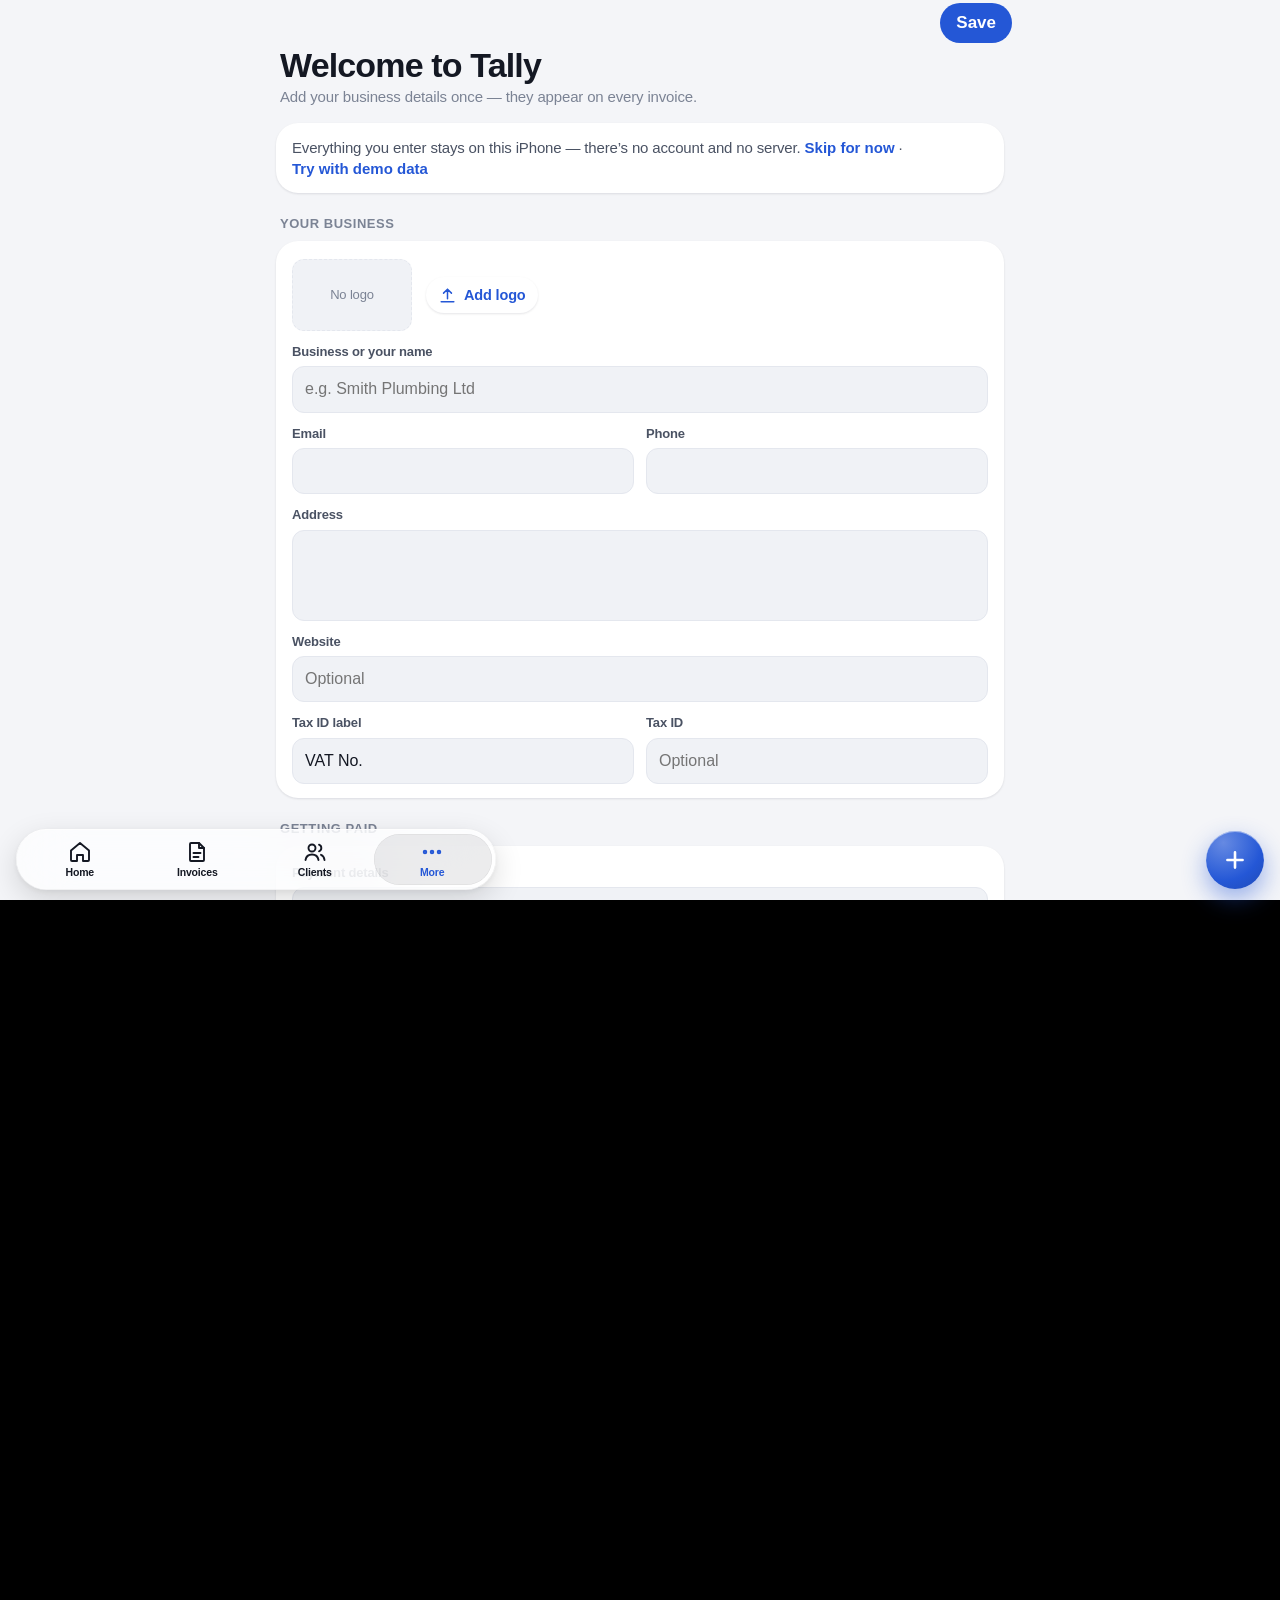
<file: index.html>
<!doctype html>
<html lang="en">
<head>
  <meta charset="utf-8">
  <meta name="viewport" content="width=device-width, initial-scale=1, viewport-fit=cover">
  <title>Tally Invoices</title>
  <meta name="description" content="Create, design and send invoices. Everything stays on your device.">
  <meta name="theme-color" content="#f4f5f8" media="(prefers-color-scheme: light)">
  <meta name="theme-color" content="#0f1115" media="(prefers-color-scheme: dark)">
  <meta name="apple-mobile-web-app-capable" content="yes">
  <meta name="mobile-web-app-capable" content="yes">
  <meta name="apple-mobile-web-app-status-bar-style" content="default">
  <meta name="apple-mobile-web-app-title" content="Tally">
  <meta name="format-detection" content="telephone=no">
  <link rel="manifest" href="manifest.webmanifest">
  <link rel="icon" href="icons/icon-192.png" type="image/png">
  <link rel="apple-touch-icon" href="icons/apple-touch-icon.png">
  <link rel="privacy-policy" href="privacy.html">
  <link rel="terms-of-service" href="terms.html">
  <link rel="stylesheet" href="css/app.css">
</head>
<body>
  <noscript><p style="padding:24px;font-family:sans-serif">Tally Invoices is an on-device invoicing app and needs JavaScript. Read our <a href="privacy.html">Privacy Policy</a> and <a href="terms.html">Terms of Service</a>.</p></noscript>
  <div id="app">
    <header id="topbar" class="topbar"></header>
    <main id="view" tabindex="-1"></main>
    <nav class="tabbar" id="tabbar" aria-label="Main">
      <div class="tab-glass">
        <span class="tab-indicator" aria-hidden="true"></span>
        <a href="#/" data-tab="home"><svg class="ic" viewBox="0 0 24 24" fill="none" stroke="currentColor" stroke-width="1.9" stroke-linecap="round" stroke-linejoin="round"><path d="M3 10.5 12 3l9 7.5V20a1 1 0 0 1-1 1h-5v-6H9v6H4a1 1 0 0 1-1-1z"/></svg><span>Home</span></a>
        <a href="#/invoices" data-tab="invoices"><svg class="ic" viewBox="0 0 24 24" fill="none" stroke="currentColor" stroke-width="1.9" stroke-linecap="round" stroke-linejoin="round"><path d="M14 3H6a1 1 0 0 0-1 1v16a1 1 0 0 0 1 1h12a1 1 0 0 0 1-1V8z"/><path d="M14 3v5h5M8.5 13h7M8.5 17h5"/></svg><span>Invoices</span></a>
        <a href="#/clients" data-tab="clients"><svg class="ic" viewBox="0 0 24 24" fill="none" stroke="currentColor" stroke-width="1.9" stroke-linecap="round" stroke-linejoin="round"><circle cx="9" cy="8" r="3.5"/><path d="M2.5 20c.6-3.6 3.3-5.5 6.5-5.5s5.9 1.9 6.5 5.5M16 4.7a3.5 3.5 0 0 1 0 6.6M18 14.8c2 .7 3.2 2.4 3.5 5.2"/></svg><span>Clients</span></a>
        <a href="#/more" data-tab="more"><svg class="ic" viewBox="0 0 24 24" fill="none" stroke="currentColor" stroke-width="1.9" stroke-linecap="round" stroke-linejoin="round"><circle cx="5" cy="12" r="1.3"/><circle cx="12" cy="12" r="1.3"/><circle cx="19" cy="12" r="1.3"/></svg><span>More</span></a>
      </div>
      <a href="#/new" class="tab-fab" aria-label="New invoice"><svg class="ic" viewBox="0 0 24 24" fill="none" stroke="currentColor" stroke-width="2.4" stroke-linecap="round"><path d="M12 5v14M5 12h14"/></svg></a>
    </nav>
  </div>
  <div id="sheets"></div>
  <div id="toast" class="toast" role="status" aria-live="polite"></div>
  <script type="module" src="js/app.js"></script>
</body>
</html>
</file>
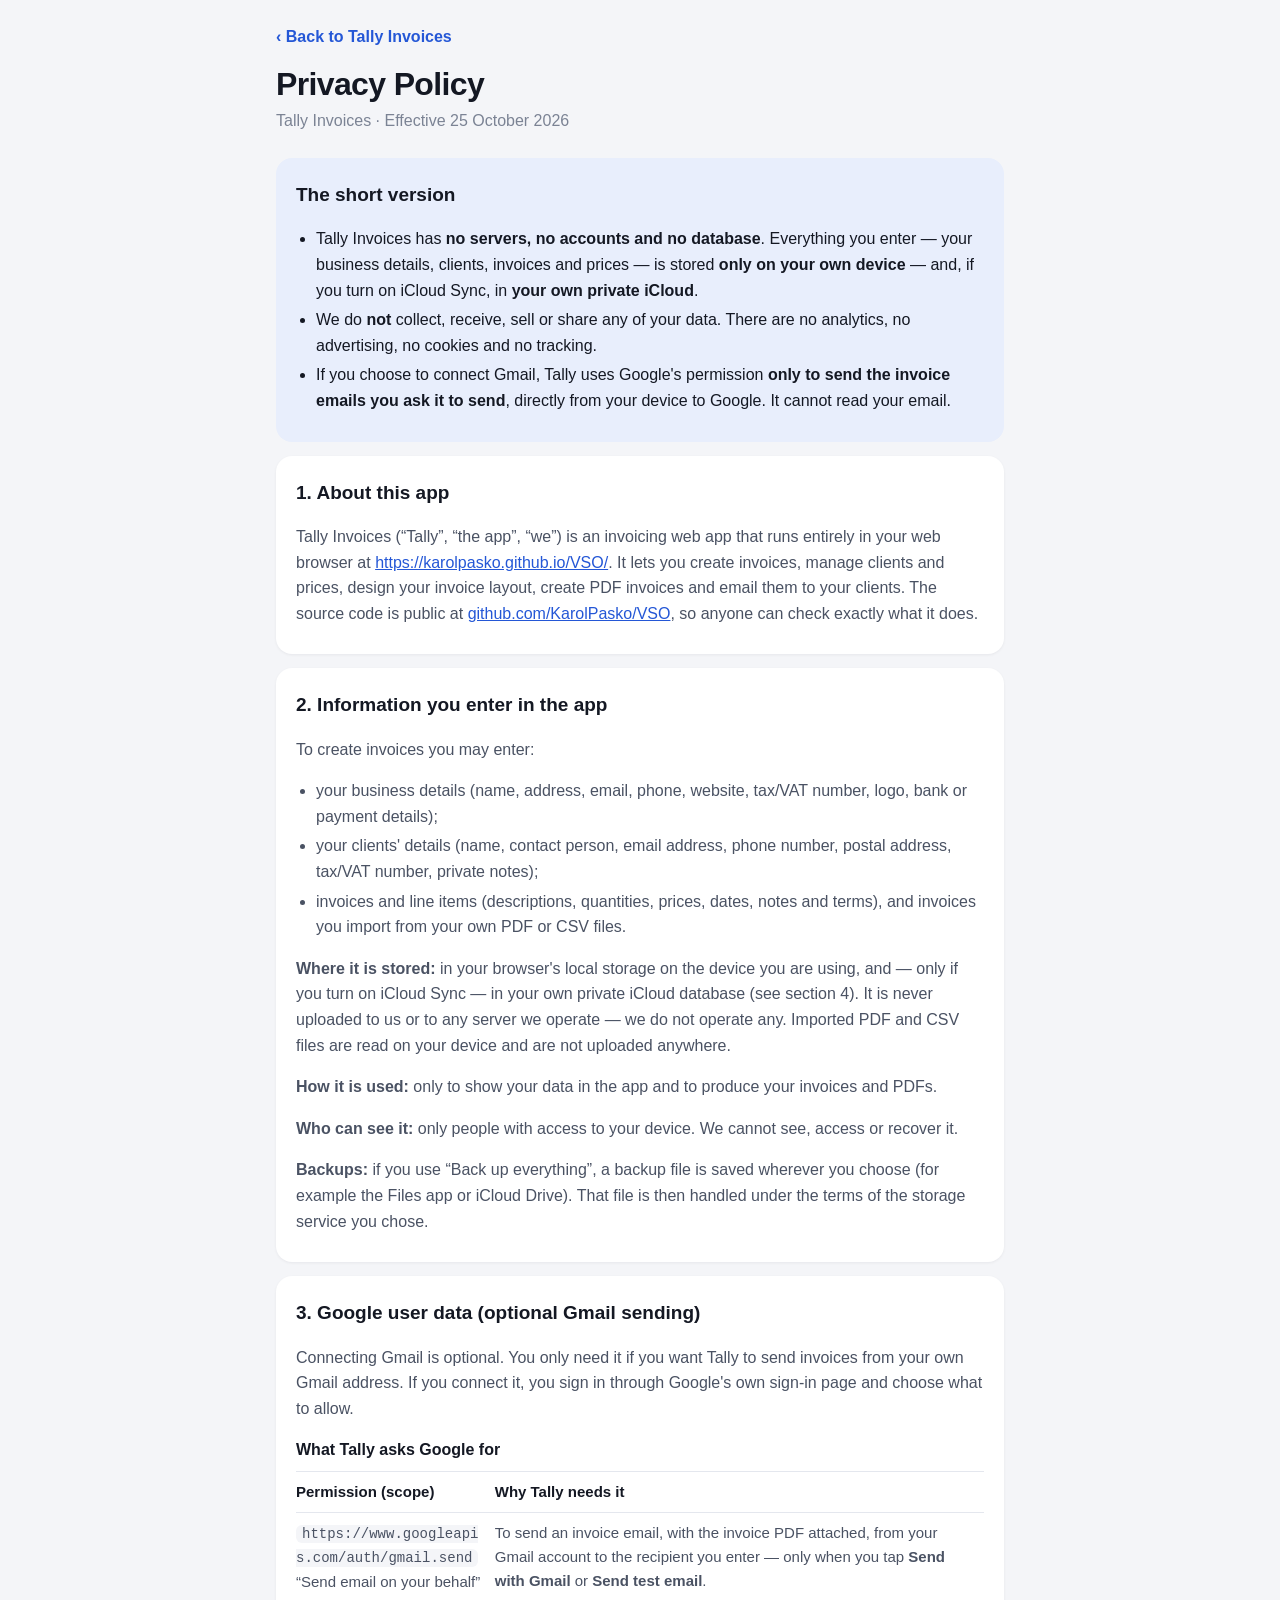
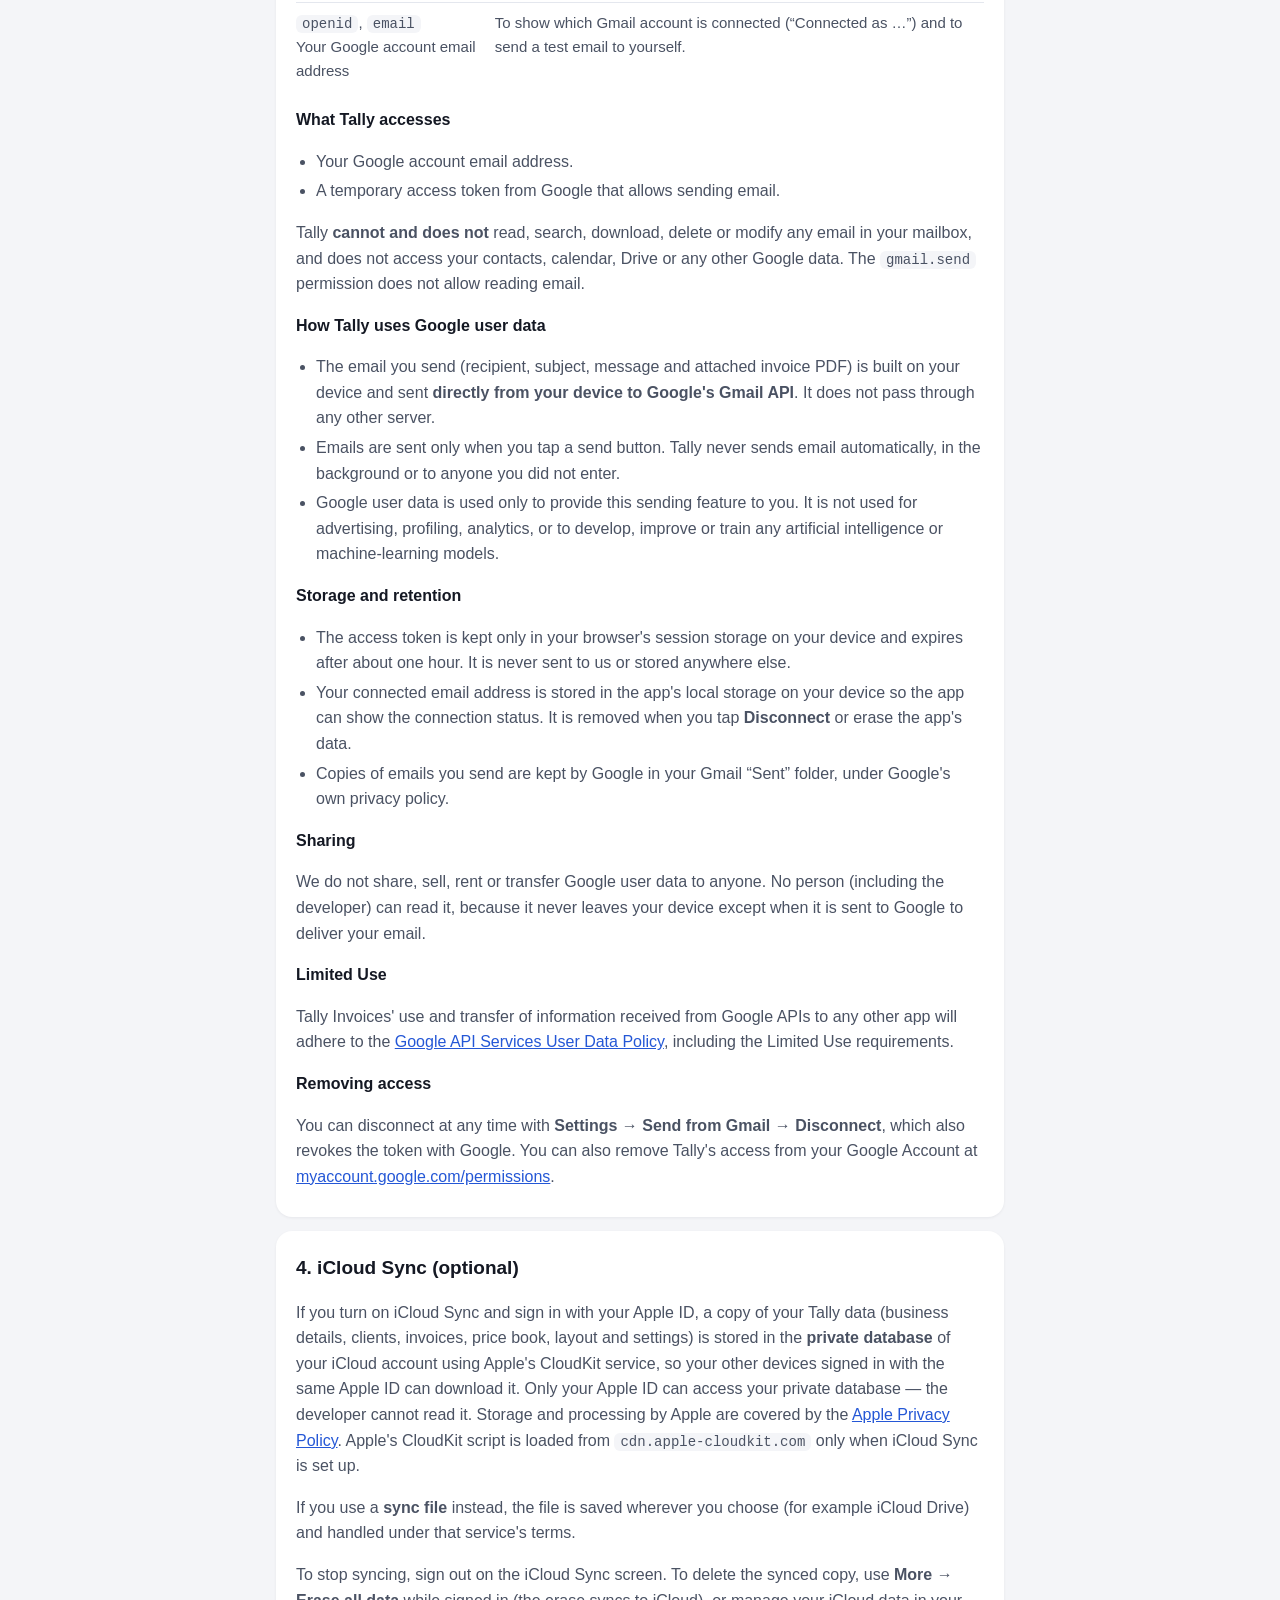
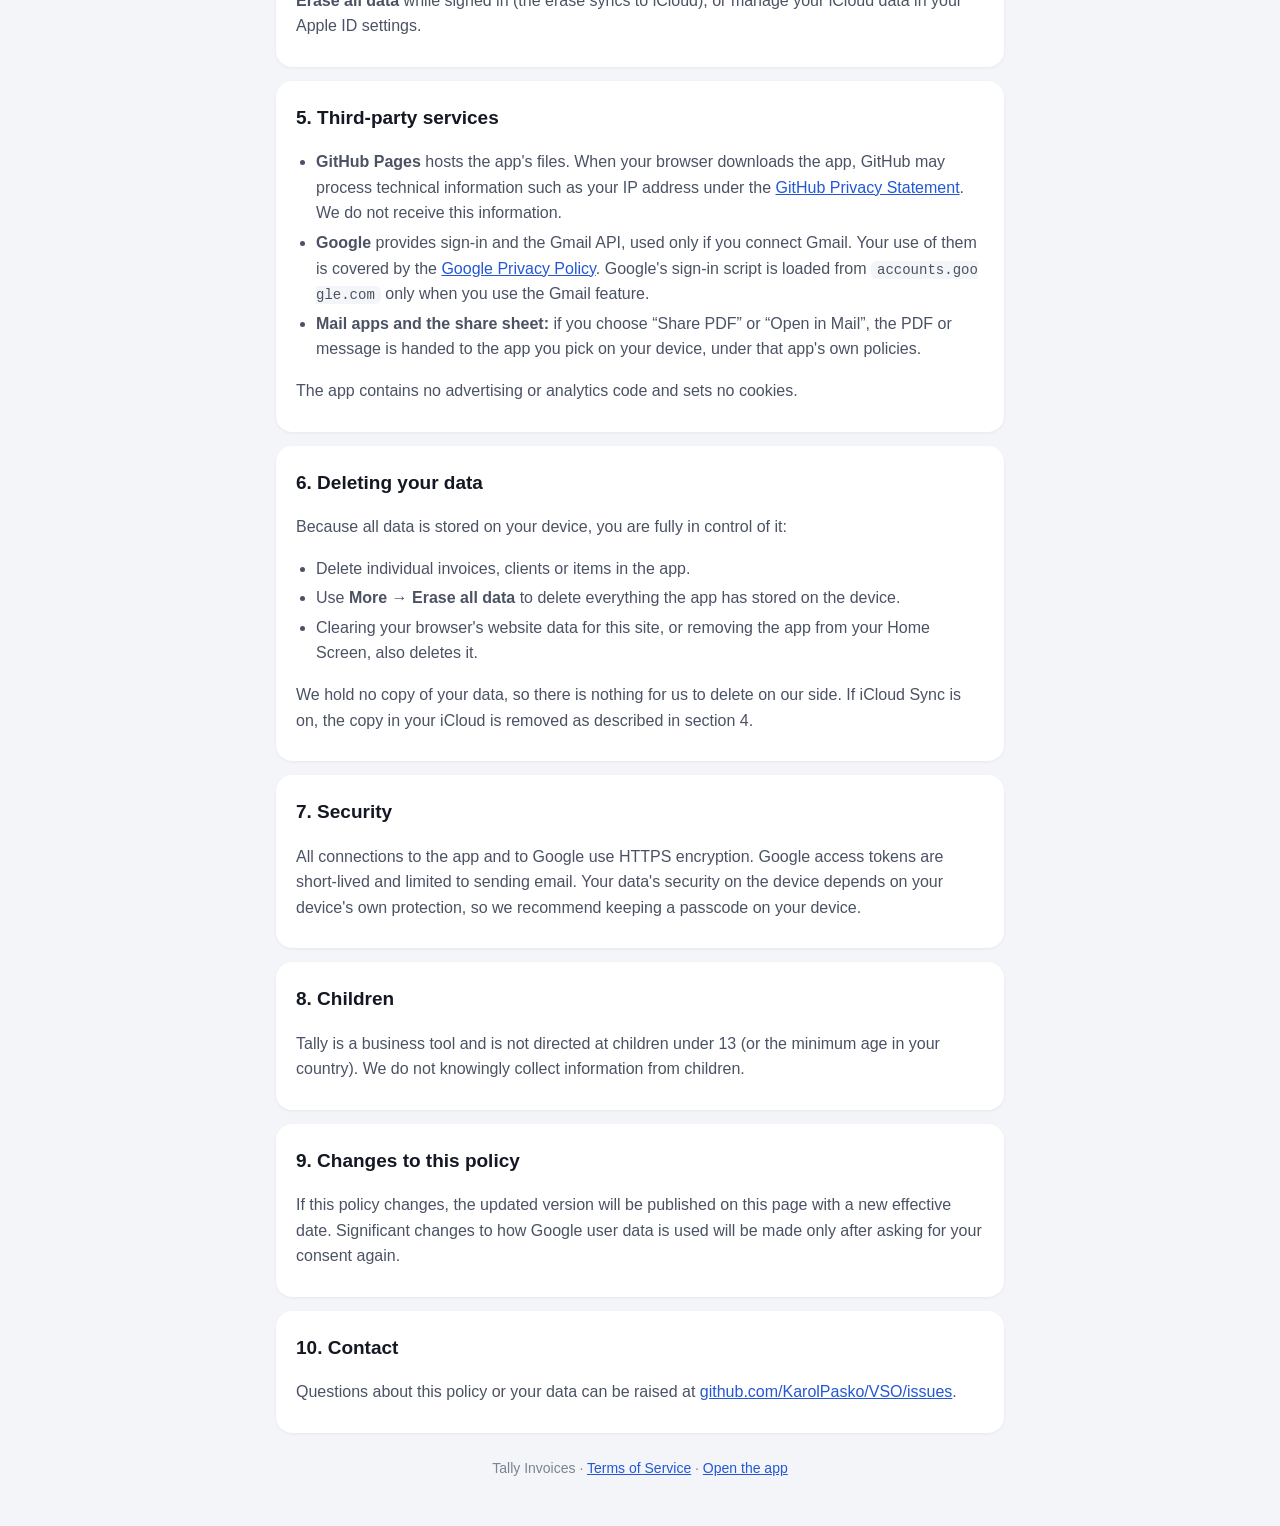
<file: privacy.html>
<!doctype html>
<html lang="en">
<head>
  <meta charset="utf-8">
  <meta name="viewport" content="width=device-width, initial-scale=1, viewport-fit=cover">
  <title>Privacy Policy – Tally Invoices</title>
  <meta name="description" content="How Tally Invoices handles your data, including Google user data accessed through the Gmail API.">
  <link rel="icon" href="icons/icon-192.png" type="image/png">
  <style>
    :root { --bg: #f4f5f8; --surface: #fff; --ink: #141823; --ink-2: #4a5263; --muted: #7b8394; --line: #e4e7ee; --accent: #2457d6; --soft: #e8eefc; color-scheme: light; }
    @media (prefers-color-scheme: dark) {
      :root { --bg: #0f1115; --surface: #1a1d24; --ink: #f1f3f7; --ink-2: #c2c8d4; --muted: #8d95a5; --line: #2c313c; --accent: #5b8bff; --soft: #1d2a4a; color-scheme: dark; }
    }
    * { box-sizing: border-box; }
    body { margin: 0; background: var(--bg); color: var(--ink); font: 16px/1.6 -apple-system, BlinkMacSystemFont, "Segoe UI", Roboto, "Helvetica Neue", Arial, sans-serif; -webkit-font-smoothing: antialiased; }
    main { max-width: 760px; margin: 0 auto; padding: calc(24px + env(safe-area-inset-top)) 16px 48px; }
    a { color: var(--accent); }
    .back { display: inline-block; margin-bottom: 16px; font-weight: 600; text-decoration: none; }
    h1 { font-size: 32px; line-height: 1.15; letter-spacing: -.02em; margin: 0 0 6px; }
    .meta { color: var(--muted); margin: 0 0 24px; }
    section { background: var(--surface); border-radius: 16px; padding: 4px 20px 12px; margin: 0 0 14px; box-shadow: 0 1px 3px rgba(16, 24, 40, .06); }
    h2 { font-size: 19px; margin: 18px 0 6px; }
    h3 { font-size: 16px; margin: 16px 0 4px; }
    p, li { color: var(--ink-2); }
    ul { padding-left: 20px; }
    li { margin: 4px 0; }
    code { font-size: 14px; background: var(--bg); padding: 1px 6px; border-radius: 6px; word-break: break-all; }
    .summary { background: var(--soft); box-shadow: none; }
    .summary p, .summary li { color: var(--ink); }
    table { width: 100%; border-collapse: collapse; margin: 8px 0 12px; font-size: 15px; }
    th, td { text-align: left; vertical-align: top; padding: 8px 8px 8px 0; border-top: 1px solid var(--line); color: var(--ink-2); }
    th { color: var(--ink); font-weight: 600; }
    footer { color: var(--muted); font-size: 14px; text-align: center; margin-top: 24px; }
  </style>
</head>
<body>
<main>
  <a class="back" href="./">‹ Back to Tally Invoices</a>
  <h1>Privacy Policy</h1>
  <p class="meta">Tally Invoices · Effective 25 October 2026</p>

  <section class="summary">
    <h2>The short version</h2>
    <ul>
      <li>Tally Invoices has <b>no servers, no accounts and no database</b>. Everything you enter — your business details, clients, invoices and prices — is stored <b>only on your own device</b> — and, if you turn on iCloud Sync, in <b>your own private iCloud</b>.</li>
      <li>We do <b>not</b> collect, receive, sell or share any of your data. There are no analytics, no advertising, no cookies and no tracking.</li>
      <li>If you choose to connect Gmail, Tally uses Google's permission <b>only to send the invoice emails you ask it to send</b>, directly from your device to Google. It cannot read your email.</li>
    </ul>
  </section>

  <section>
    <h2>1. About this app</h2>
    <p>Tally Invoices (“Tally”, “the app”, “we”) is an invoicing web app that runs entirely in your web browser at <a href="https://karolpasko.github.io/VSO/">https://karolpasko.github.io/VSO/</a>. It lets you create invoices, manage clients and prices, design your invoice layout, create PDF invoices and email them to your clients. The source code is public at <a href="https://github.com/KarolPasko/VSO">github.com/KarolPasko/VSO</a>, so anyone can check exactly what it does.</p>
  </section>

  <section>
    <h2>2. Information you enter in the app</h2>
    <p>To create invoices you may enter:</p>
    <ul>
      <li>your business details (name, address, email, phone, website, tax/VAT number, logo, bank or payment details);</li>
      <li>your clients' details (name, contact person, email address, phone number, postal address, tax/VAT number, private notes);</li>
      <li>invoices and line items (descriptions, quantities, prices, dates, notes and terms), and invoices you import from your own PDF or CSV files.</li>
    </ul>
    <p><b>Where it is stored:</b> in your browser's local storage on the device you are using, and — only if you turn on iCloud Sync — in your own private iCloud database (see section 4). It is never uploaded to us or to any server we operate — we do not operate any. Imported PDF and CSV files are read on your device and are not uploaded anywhere.</p>
    <p><b>How it is used:</b> only to show your data in the app and to produce your invoices and PDFs.</p>
    <p><b>Who can see it:</b> only people with access to your device. We cannot see, access or recover it.</p>
    <p><b>Backups:</b> if you use “Back up everything”, a backup file is saved wherever you choose (for example the Files app or iCloud Drive). That file is then handled under the terms of the storage service you chose.</p>
  </section>

  <section>
    <h2>3. Google user data (optional Gmail sending)</h2>
    <p>Connecting Gmail is optional. You only need it if you want Tally to send invoices from your own Gmail address. If you connect it, you sign in through Google's own sign-in page and choose what to allow.</p>

    <h3>What Tally asks Google for</h3>
    <table>
      <tr><th>Permission (scope)</th><th>Why Tally needs it</th></tr>
      <tr><td><code>https://www.googleapis.com/auth/gmail.send</code><br>“Send email on your behalf”</td><td>To send an invoice email, with the invoice PDF attached, from your Gmail account to the recipient you enter — only when you tap <b>Send with Gmail</b> or <b>Send test email</b>.</td></tr>
      <tr><td><code>openid</code>, <code>email</code><br>Your Google account email address</td><td>To show which Gmail account is connected (“Connected as …”) and to send a test email to yourself.</td></tr>
    </table>

    <h3>What Tally accesses</h3>
    <ul>
      <li>Your Google account email address.</li>
      <li>A temporary access token from Google that allows sending email.</li>
    </ul>
    <p>Tally <b>cannot and does not</b> read, search, download, delete or modify any email in your mailbox, and does not access your contacts, calendar, Drive or any other Google data. The <code>gmail.send</code> permission does not allow reading email.</p>

    <h3>How Tally uses Google user data</h3>
    <ul>
      <li>The email you send (recipient, subject, message and attached invoice PDF) is built on your device and sent <b>directly from your device to Google's Gmail API</b>. It does not pass through any other server.</li>
      <li>Emails are sent only when you tap a send button. Tally never sends email automatically, in the background or to anyone you did not enter.</li>
      <li>Google user data is used only to provide this sending feature to you. It is not used for advertising, profiling, analytics, or to develop, improve or train any artificial intelligence or machine-learning models.</li>
    </ul>

    <h3>Storage and retention</h3>
    <ul>
      <li>The access token is kept only in your browser's session storage on your device and expires after about one hour. It is never sent to us or stored anywhere else.</li>
      <li>Your connected email address is stored in the app's local storage on your device so the app can show the connection status. It is removed when you tap <b>Disconnect</b> or erase the app's data.</li>
      <li>Copies of emails you send are kept by Google in your Gmail “Sent” folder, under Google's own privacy policy.</li>
    </ul>

    <h3>Sharing</h3>
    <p>We do not share, sell, rent or transfer Google user data to anyone. No person (including the developer) can read it, because it never leaves your device except when it is sent to Google to deliver your email.</p>

    <h3>Limited Use</h3>
    <p>Tally Invoices' use and transfer of information received from Google APIs to any other app will adhere to the <a href="https://developers.google.com/terms/api-services-user-data-policy">Google API Services User Data Policy</a>, including the Limited Use requirements.</p>

    <h3>Removing access</h3>
    <p>You can disconnect at any time with <b>Settings → Send from Gmail → Disconnect</b>, which also revokes the token with Google. You can also remove Tally's access from your Google Account at <a href="https://myaccount.google.com/permissions">myaccount.google.com/permissions</a>.</p>
  </section>

  <section>
    <h2>4. iCloud Sync (optional)</h2>
    <p>If you turn on iCloud Sync and sign in with your Apple ID, a copy of your Tally data (business details, clients, invoices, price book, layout and settings) is stored in the <b>private database</b> of your iCloud account using Apple's CloudKit service, so your other devices signed in with the same Apple ID can download it. Only your Apple ID can access your private database — the developer cannot read it. Storage and processing by Apple are covered by the <a href="https://www.apple.com/legal/privacy/">Apple Privacy Policy</a>. Apple's CloudKit script is loaded from <code>cdn.apple-cloudkit.com</code> only when iCloud Sync is set up.</p>
    <p>If you use a <b>sync file</b> instead, the file is saved wherever you choose (for example iCloud Drive) and handled under that service's terms.</p>
    <p>To stop syncing, sign out on the iCloud Sync screen. To delete the synced copy, use <b>More → Erase all data</b> while signed in (the erase syncs to iCloud), or manage your iCloud data in your Apple ID settings.</p>
  </section>

  <section>
    <h2>5. Third-party services</h2>
    <ul>
      <li><b>GitHub Pages</b> hosts the app's files. When your browser downloads the app, GitHub may process technical information such as your IP address under the <a href="https://docs.github.com/en/site-policy/privacy-policies/github-general-privacy-statement">GitHub Privacy Statement</a>. We do not receive this information.</li>
      <li><b>Google</b> provides sign-in and the Gmail API, used only if you connect Gmail. Your use of them is covered by the <a href="https://policies.google.com/privacy">Google Privacy Policy</a>. Google's sign-in script is loaded from <code>accounts.google.com</code> only when you use the Gmail feature.</li>
      <li><b>Mail apps and the share sheet:</b> if you choose “Share PDF” or “Open in Mail”, the PDF or message is handed to the app you pick on your device, under that app's own policies.</li>
    </ul>
    <p>The app contains no advertising or analytics code and sets no cookies.</p>
  </section>

  <section>
    <h2>6. Deleting your data</h2>
    <p>Because all data is stored on your device, you are fully in control of it:</p>
    <ul>
      <li>Delete individual invoices, clients or items in the app.</li>
      <li>Use <b>More → Erase all data</b> to delete everything the app has stored on the device.</li>
      <li>Clearing your browser's website data for this site, or removing the app from your Home Screen, also deletes it.</li>
    </ul>
    <p>We hold no copy of your data, so there is nothing for us to delete on our side. If iCloud Sync is on, the copy in your iCloud is removed as described in section 4.</p>
  </section>

  <section>
    <h2>7. Security</h2>
    <p>All connections to the app and to Google use HTTPS encryption. Google access tokens are short-lived and limited to sending email. Your data's security on the device depends on your device's own protection, so we recommend keeping a passcode on your device.</p>
  </section>

  <section>
    <h2>8. Children</h2>
    <p>Tally is a business tool and is not directed at children under 13 (or the minimum age in your country). We do not knowingly collect information from children.</p>
  </section>

  <section>
    <h2>9. Changes to this policy</h2>
    <p>If this policy changes, the updated version will be published on this page with a new effective date. Significant changes to how Google user data is used will be made only after asking for your consent again.</p>
  </section>

  <section>
    <h2>10. Contact</h2>
    <p>Questions about this policy or your data can be raised at <a href="https://github.com/KarolPasko/VSO/issues">github.com/KarolPasko/VSO/issues</a>.</p>
  </section>

  <footer>Tally Invoices · <a href="terms.html">Terms of Service</a> · <a href="./">Open the app</a></footer>
</main>
</body>
</html>
</file>
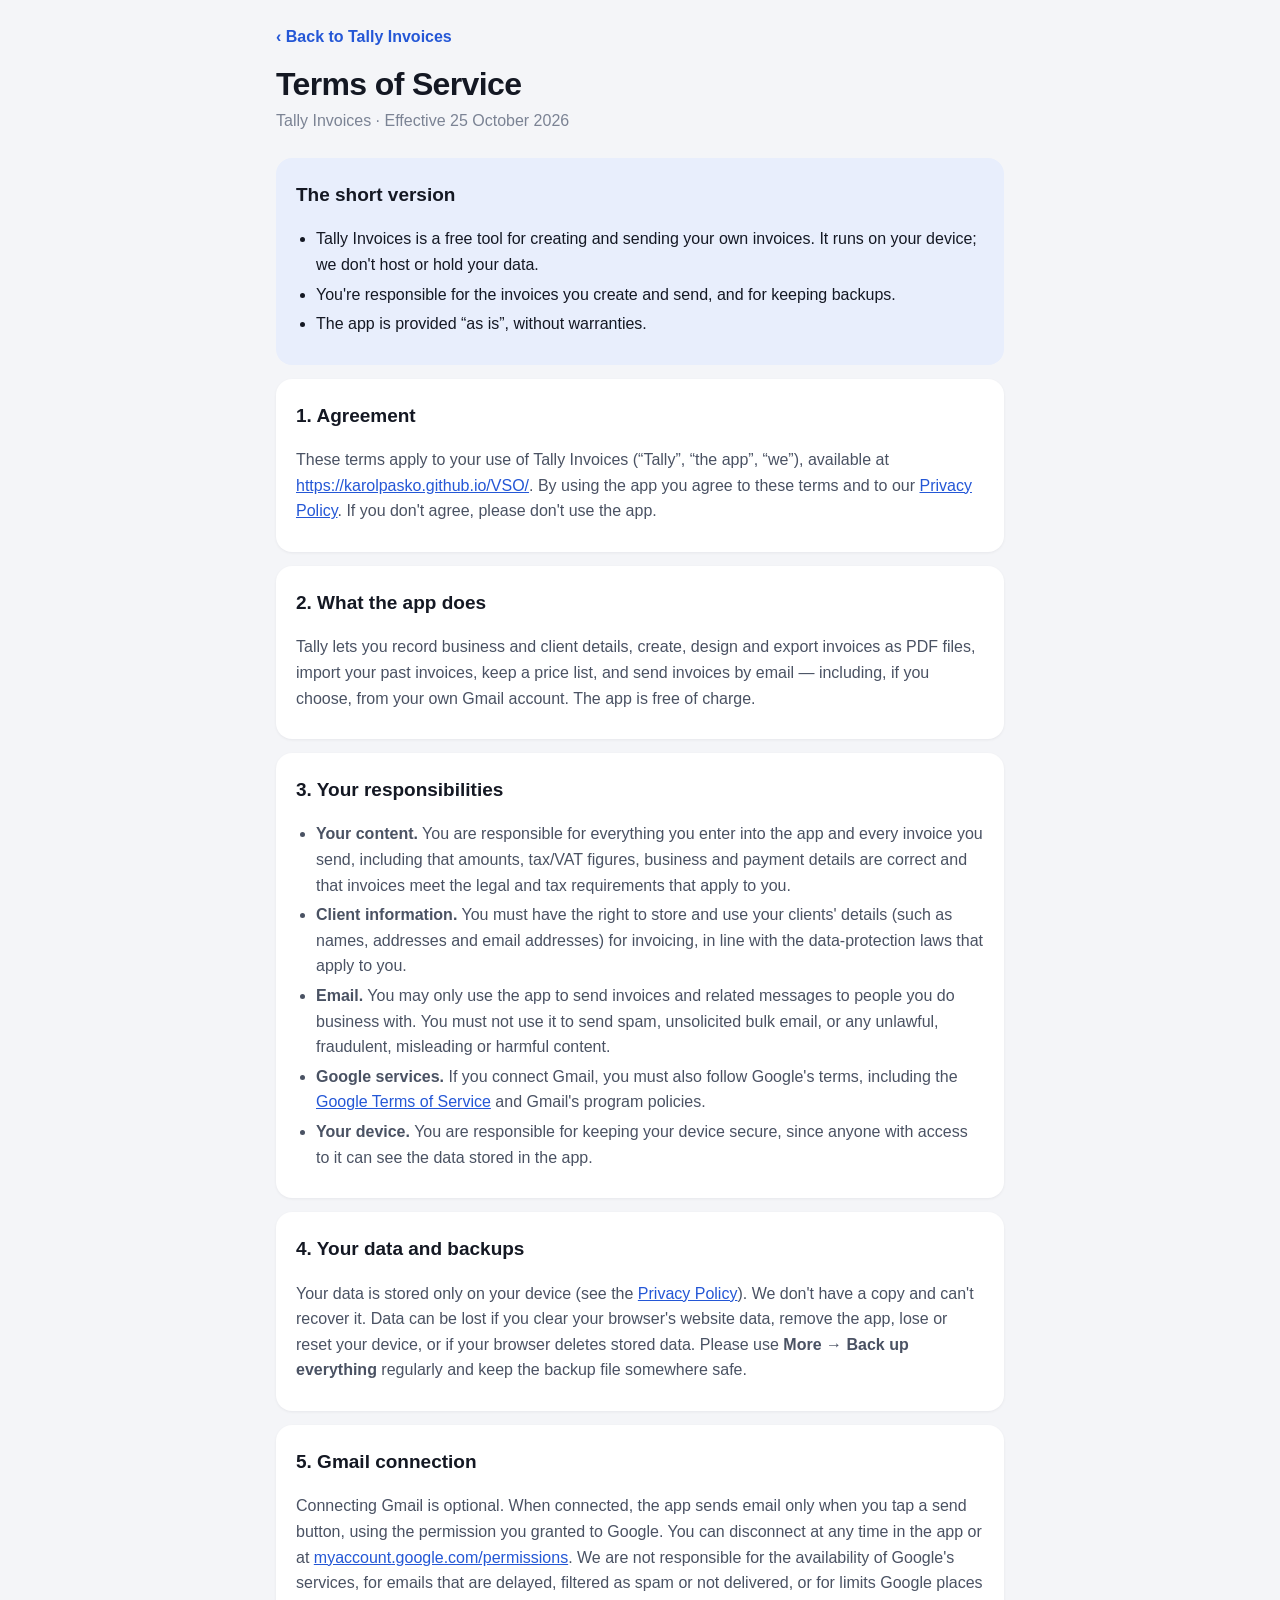
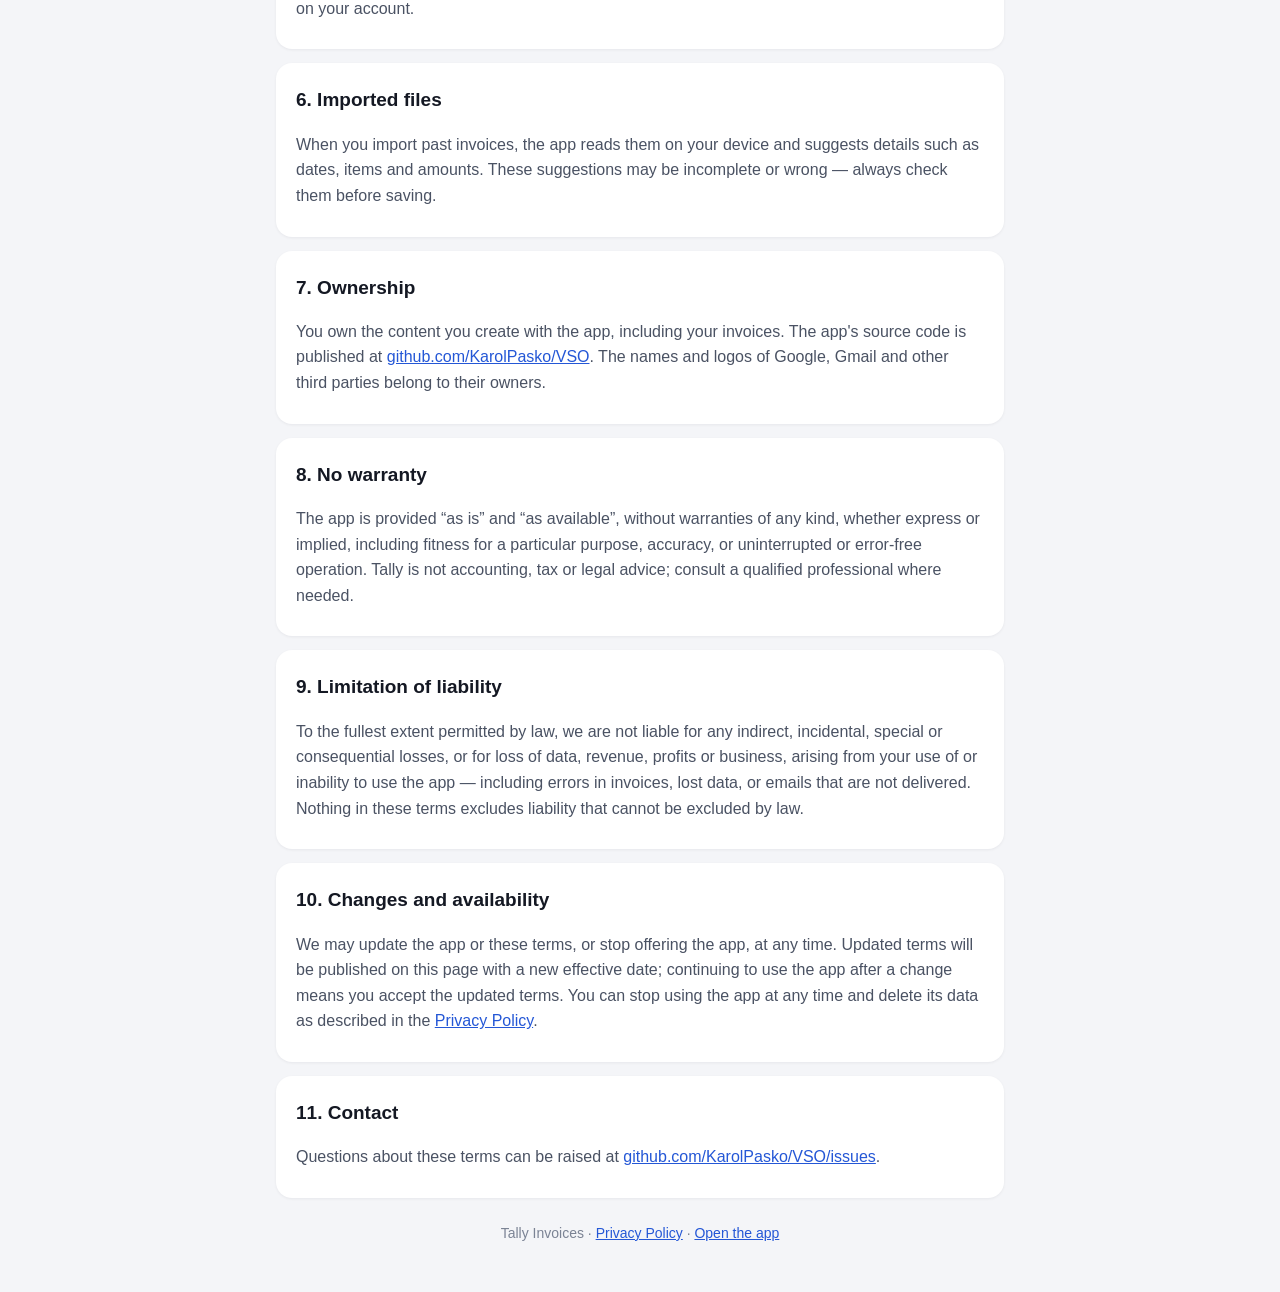
<file: terms.html>
<!doctype html>
<html lang="en">
<head>
  <meta charset="utf-8">
  <meta name="viewport" content="width=device-width, initial-scale=1, viewport-fit=cover">
  <title>Terms of Service – Tally Invoices</title>
  <meta name="description" content="The terms for using Tally Invoices.">
  <link rel="icon" href="icons/icon-192.png" type="image/png">
  <style>
    :root { --bg: #f4f5f8; --surface: #fff; --ink: #141823; --ink-2: #4a5263; --muted: #7b8394; --line: #e4e7ee; --accent: #2457d6; --soft: #e8eefc; color-scheme: light; }
    @media (prefers-color-scheme: dark) {
      :root { --bg: #0f1115; --surface: #1a1d24; --ink: #f1f3f7; --ink-2: #c2c8d4; --muted: #8d95a5; --line: #2c313c; --accent: #5b8bff; --soft: #1d2a4a; color-scheme: dark; }
    }
    * { box-sizing: border-box; }
    body { margin: 0; background: var(--bg); color: var(--ink); font: 16px/1.6 -apple-system, BlinkMacSystemFont, "Segoe UI", Roboto, "Helvetica Neue", Arial, sans-serif; -webkit-font-smoothing: antialiased; }
    main { max-width: 760px; margin: 0 auto; padding: calc(24px + env(safe-area-inset-top)) 16px 48px; }
    a { color: var(--accent); }
    .back { display: inline-block; margin-bottom: 16px; font-weight: 600; text-decoration: none; }
    h1 { font-size: 32px; line-height: 1.15; letter-spacing: -.02em; margin: 0 0 6px; }
    .meta { color: var(--muted); margin: 0 0 24px; }
    section { background: var(--surface); border-radius: 16px; padding: 4px 20px 12px; margin: 0 0 14px; box-shadow: 0 1px 3px rgba(16, 24, 40, .06); }
    h2 { font-size: 19px; margin: 18px 0 6px; }
    h3 { font-size: 16px; margin: 16px 0 4px; }
    p, li { color: var(--ink-2); }
    ul { padding-left: 20px; }
    li { margin: 4px 0; }
    code { font-size: 14px; background: var(--bg); padding: 1px 6px; border-radius: 6px; word-break: break-all; }
    .summary { background: var(--soft); box-shadow: none; }
    .summary p, .summary li { color: var(--ink); }
    table { width: 100%; border-collapse: collapse; margin: 8px 0 12px; font-size: 15px; }
    th, td { text-align: left; vertical-align: top; padding: 8px 8px 8px 0; border-top: 1px solid var(--line); color: var(--ink-2); }
    th { color: var(--ink); font-weight: 600; }
    footer { color: var(--muted); font-size: 14px; text-align: center; margin-top: 24px; }
  </style>
</head>
<body>
<main>
  <a class="back" href="./">‹ Back to Tally Invoices</a>
  <h1>Terms of Service</h1>
  <p class="meta">Tally Invoices · Effective 25 October 2026</p>

  <section class="summary">
    <h2>The short version</h2>
    <ul>
      <li>Tally Invoices is a free tool for creating and sending your own invoices. It runs on your device; we don't host or hold your data.</li>
      <li>You're responsible for the invoices you create and send, and for keeping backups.</li>
      <li>The app is provided “as is”, without warranties.</li>
    </ul>
  </section>

  <section>
    <h2>1. Agreement</h2>
    <p>These terms apply to your use of Tally Invoices (“Tally”, “the app”, “we”), available at <a href="https://karolpasko.github.io/VSO/">https://karolpasko.github.io/VSO/</a>. By using the app you agree to these terms and to our <a href="privacy.html">Privacy Policy</a>. If you don't agree, please don't use the app.</p>
  </section>

  <section>
    <h2>2. What the app does</h2>
    <p>Tally lets you record business and client details, create, design and export invoices as PDF files, import your past invoices, keep a price list, and send invoices by email — including, if you choose, from your own Gmail account. The app is free of charge.</p>
  </section>

  <section>
    <h2>3. Your responsibilities</h2>
    <ul>
      <li><b>Your content.</b> You are responsible for everything you enter into the app and every invoice you send, including that amounts, tax/VAT figures, business and payment details are correct and that invoices meet the legal and tax requirements that apply to you.</li>
      <li><b>Client information.</b> You must have the right to store and use your clients' details (such as names, addresses and email addresses) for invoicing, in line with the data-protection laws that apply to you.</li>
      <li><b>Email.</b> You may only use the app to send invoices and related messages to people you do business with. You must not use it to send spam, unsolicited bulk email, or any unlawful, fraudulent, misleading or harmful content.</li>
      <li><b>Google services.</b> If you connect Gmail, you must also follow Google's terms, including the <a href="https://policies.google.com/terms">Google Terms of Service</a> and Gmail's program policies.</li>
      <li><b>Your device.</b> You are responsible for keeping your device secure, since anyone with access to it can see the data stored in the app.</li>
    </ul>
  </section>

  <section>
    <h2>4. Your data and backups</h2>
    <p>Your data is stored only on your device (see the <a href="privacy.html">Privacy Policy</a>). We don't have a copy and can't recover it. Data can be lost if you clear your browser's website data, remove the app, lose or reset your device, or if your browser deletes stored data. Please use <b>More → Back up everything</b> regularly and keep the backup file somewhere safe.</p>
  </section>

  <section>
    <h2>5. Gmail connection</h2>
    <p>Connecting Gmail is optional. When connected, the app sends email only when you tap a send button, using the permission you granted to Google. You can disconnect at any time in the app or at <a href="https://myaccount.google.com/permissions">myaccount.google.com/permissions</a>. We are not responsible for the availability of Google's services, for emails that are delayed, filtered as spam or not delivered, or for limits Google places on your account.</p>
  </section>

  <section>
    <h2>6. Imported files</h2>
    <p>When you import past invoices, the app reads them on your device and suggests details such as dates, items and amounts. These suggestions may be incomplete or wrong — always check them before saving.</p>
  </section>

  <section>
    <h2>7. Ownership</h2>
    <p>You own the content you create with the app, including your invoices. The app's source code is published at <a href="https://github.com/KarolPasko/VSO">github.com/KarolPasko/VSO</a>. The names and logos of Google, Gmail and other third parties belong to their owners.</p>
  </section>

  <section>
    <h2>8. No warranty</h2>
    <p>The app is provided “as is” and “as available”, without warranties of any kind, whether express or implied, including fitness for a particular purpose, accuracy, or uninterrupted or error-free operation. Tally is not accounting, tax or legal advice; consult a qualified professional where needed.</p>
  </section>

  <section>
    <h2>9. Limitation of liability</h2>
    <p>To the fullest extent permitted by law, we are not liable for any indirect, incidental, special or consequential losses, or for loss of data, revenue, profits or business, arising from your use of or inability to use the app — including errors in invoices, lost data, or emails that are not delivered. Nothing in these terms excludes liability that cannot be excluded by law.</p>
  </section>

  <section>
    <h2>10. Changes and availability</h2>
    <p>We may update the app or these terms, or stop offering the app, at any time. Updated terms will be published on this page with a new effective date; continuing to use the app after a change means you accept the updated terms. You can stop using the app at any time and delete its data as described in the <a href="privacy.html">Privacy Policy</a>.</p>
  </section>

  <section>
    <h2>11. Contact</h2>
    <p>Questions about these terms can be raised at <a href="https://github.com/KarolPasko/VSO/issues">github.com/KarolPasko/VSO/issues</a>.</p>
  </section>

  <footer>Tally Invoices · <a href="privacy.html">Privacy Policy</a> · <a href="./">Open the app</a></footer>
</main>
</body>
</html>
</file>
<file: css/app.css>
:root {
  --bg: #f4f5f8;
  --surface: #ffffff;
  --surface-2: #f0f2f6;
  --ink: #141823;
  --ink-2: #4a5263;
  --muted: #7b8394;
  --line: #e4e7ee;
  --accent: #2457d6;
  --accent-ink: #ffffff;
  --accent-soft: #e8eefc;
  --good: #137a43;
  --good-soft: #e3f4ea;
  --warn: #9a5b00;
  --warn-soft: #fdf1dc;
  --bad: #c0262d;
  --bad-soft: #fde7e7;
  --draft: #5b6475;
  --draft-soft: #eceef2;
  --shadow: 0 1px 2px rgba(16, 24, 40, .05), 0 1px 3px rgba(16, 24, 40, .06);
  --shadow-lg: 0 12px 40px rgba(16, 24, 40, .18);
  --r: 16px;
  --r-sm: 11px;
  --tab-h: 58px;
  --safe-b: env(safe-area-inset-bottom, 0px);
  --safe-t: env(safe-area-inset-top, 0px);
  --font: -apple-system, BlinkMacSystemFont, "SF Pro Text", "Segoe UI", Roboto, "Helvetica Neue", Arial, sans-serif;
  color-scheme: light;
}
@media (prefers-color-scheme: dark) {
  :root {
    --bg: #0f1115;
    --surface: #1a1d24;
    --surface-2: #232731;
    --ink: #f1f3f7;
    --ink-2: #c2c8d4;
    --muted: #8d95a5;
    --line: #2c313c;
    --accent: #5b8bff;
    --accent-soft: #1d2a4a;
    --good: #4cc483;
    --good-soft: #15301f;
    --warn: #f0b04a;
    --warn-soft: #33270f;
    --bad: #ff6b6b;
    --bad-soft: #3a1719;
    --draft: #a3abba;
    --draft-soft: #2a2e37;
    --shadow: 0 0 0 1px rgba(255, 255, 255, .04);
    --shadow-lg: 0 12px 40px rgba(0, 0, 0, .6);
    color-scheme: dark;
  }
}

* { box-sizing: border-box; -webkit-tap-highlight-color: transparent; }
html, body { margin: 0; height: 100%; }
body {
  background: var(--bg);
  color: var(--ink);
  font: 16px/1.4 var(--font);
  -webkit-font-smoothing: antialiased;
  overscroll-behavior-y: none;
}
a { color: var(--accent); text-decoration: none; }
button { font: inherit; color: inherit; background: none; border: 0; padding: 0; cursor: pointer; }
input, textarea, select { font: inherit; color: inherit; }
[hidden] { display: none !important; }
.ic { width: 22px; height: 22px; flex: none; }
.muted { color: var(--muted); }
.small { font-size: 13px; }
.strong { font-weight: 600; }
.right { text-align: right; }

#app { display: flex; flex-direction: column; height: 100%; height: 100dvh; }
#view {
  flex: 1;
  overflow-y: auto;
  -webkit-overflow-scrolling: touch;
  padding-bottom: calc(var(--tab-h) + var(--safe-b) + 24px);
  outline: none;
}
body.no-tabs #view { padding-bottom: calc(var(--safe-b) + 24px); }
body.no-tabs #view.with-footer { padding-bottom: calc(var(--safe-b) + 96px); }
body.no-tabs .tabbar { display: none; }
.pad { padding: 4px 16px 16px; max-width: 760px; margin: 0 auto; }

/* ---------- navigation bar ---------- */
.topbar {
  padding-top: var(--safe-t);
  position: relative; z-index: 5;
  background: transparent;
  transition: background .25s, box-shadow .25s;
}
.topbar.edge, .topbar.solid.edge {
  background: var(--glass);
  backdrop-filter: saturate(180%) blur(22px); -webkit-backdrop-filter: saturate(180%) blur(22px);
  box-shadow: 0 .5px 0 var(--hairline);
}
.tb-row { display: grid; grid-template-columns: 1fr auto 1fr; align-items: center; height: 46px; padding: 0 8px; max-width: 760px; margin: 0 auto; }
.tb-mid { font-weight: 600; font-size: 17px; letter-spacing: -.01em; text-align: center; white-space: nowrap; overflow: hidden; text-overflow: ellipsis; max-width: 56vw; transition: opacity .2s, transform .25s; }
.topbar.large .tb-mid { opacity: 0; transform: translateY(6px); }
.topbar.large.collapsed .tb-mid { opacity: 1; transform: none; }
.tb-right { display: flex; justify-content: flex-end; gap: 6px; }
.tb-btn { display: inline-flex; align-items: center; gap: 4px; color: var(--accent); font-size: 17px; padding: 8px; border-radius: 999px; min-height: 40px; min-width: 40px; justify-content: center; transition: opacity .15s, transform .15s; }
.tb-right .tb-btn { background: var(--chip); }
.tb-right .tb-btn.strong { background: var(--accent); color: #fff; padding: 8px 16px; font-weight: 600; }
.tb-btn.strong { font-weight: 600; }
.tb-btn:active { opacity: .55; transform: scale(.94); }
.tb-btn span { font-size: 17px; }
.tb-back { margin-left: -4px; padding-left: 0; padding-right: 10px; background: none !important; }
.tb-back .ic { width: 26px; height: 26px; margin-right: -3px; stroke-width: 2.4; }
.large-title { padding: 0 20px 6px; max-width: 760px; margin: 0 auto; }
.large-title h1 { font-size: 34px; line-height: 1.12; letter-spacing: -.025em; margin: 0 0 2px; font-weight: 750; transform-origin: left center; }
.large-title p { margin: 2px 0 6px; color: var(--muted); font-size: 15px; }

/* ---------- tab bar: floating glass capsule ---------- */
.tabbar {
  position: fixed; left: 0; right: 0; bottom: 0; z-index: 10;
  display: flex; align-items: center; gap: 10px;
  padding: 0 16px calc(10px + var(--safe-b));
  pointer-events: none;
}
.tabbar > * { pointer-events: auto; }
.tab-glass {
  position: relative; flex: 1; display: flex; padding: 5px; border-radius: 999px; max-width: 480px; margin: 0 auto 0 0;
  background: var(--glass-strong);
  backdrop-filter: saturate(200%) blur(26px); -webkit-backdrop-filter: saturate(200%) blur(26px);
  box-shadow: inset 0 1px 0 var(--glass-hi), inset 0 0 0 .5px var(--glass-edge), 0 10px 30px rgba(0, 0, 0, .14), 0 2px 6px rgba(0, 0, 0, .06);
}
.tab-indicator {
  position: absolute; top: 5px; bottom: 5px; left: 0; border-radius: 999px;
  background: var(--tab-pill); box-shadow: inset 0 0 0 .5px var(--glass-edge);
  transition: transform .45s cubic-bezier(.3, 1.35, .5, 1), width .35s, opacity .2s;
}
.tab-glass a { position: relative; flex: 1; display: flex; flex-direction: column; align-items: center; gap: 1px; color: var(--ink); font-size: 10.5px; font-weight: 600; padding: 6px 0 5px; border-radius: 999px; transition: color .2s, transform .2s; }
.tab-glass a.active { color: var(--accent); }
.tab-glass a:active { transform: scale(.92); }
.tab-glass .ic { width: 24px; height: 24px; }
.tab-fab {
  width: 58px; height: 58px; border-radius: 50%; flex: none; display: grid; place-items: center; color: #fff;
  background: radial-gradient(120% 120% at 30% 20%, color-mix(in srgb, var(--accent) 70%, #fff) 0%, var(--accent) 55%, color-mix(in srgb, var(--accent) 80%, #000) 100%);
  box-shadow: inset 0 1px 0 rgba(255, 255, 255, .45), 0 10px 24px color-mix(in srgb, var(--accent) 45%, transparent);
  transition: transform .25s cubic-bezier(.3, 1.4, .5, 1);
}
.tab-fab .ic { width: 26px; height: 26px; }
.tab-fab:active { transform: scale(.9); }

/* ---------- cards & lists ---------- */
.card { background: var(--surface); border-radius: var(--r); box-shadow: var(--shadow); }
.card.flat { box-shadow: none; background: var(--surface-2); }
.list { overflow: hidden; margin-bottom: 16px; }
.row {
  display: flex; align-items: center; gap: 12px; width: 100%; text-align: left;
  padding: 12px 16px; min-height: 56px; color: var(--ink); position: relative;
}
.row + .row::before { content: ""; position: absolute; top: 0; left: 16px; right: 0; border-top: 1px solid var(--line); }
.row:active { background: var(--surface-2); }
.row.danger, .row.danger .row-title { color: var(--bad); }
.row-main { flex: 1; min-width: 0; display: flex; flex-direction: column; }
.row-title { font-weight: 550; white-space: nowrap; overflow: hidden; text-overflow: ellipsis; }
.row-sub { color: var(--muted); font-size: 13.5px; white-space: nowrap; overflow: hidden; text-overflow: ellipsis; }
.row-end { display: flex; flex-direction: column; align-items: flex-end; gap: 3px; }
.row-amt { font-weight: 600; font-variant-numeric: tabular-nums; white-space: nowrap; }
.row .chev { color: var(--muted); opacity: .6; display: flex; }
.row .chev .ic { width: 18px; height: 18px; }
.row-ic { width: 32px; height: 32px; border-radius: 9px; display: grid; place-items: center; color: #fff; flex: none; }
.row-ic .ic { width: 19px; height: 19px; }
.row-ic.blue { background: #2f6bf2; } .row-ic.violet { background: #7a4be0; } .row-ic.teal { background: #0e8f86; }
.row-ic.grey { background: #7c8597; } .row-ic.green { background: #2e9e57; } .row-ic.red { background: #e0434b; }
.ic.ok { color: var(--accent); }
.list-meta { color: var(--muted); font-size: 13px; margin: 0 4px 8px; }
.timeline .row { min-height: 48px; }

.avatar { width: 40px; height: 40px; border-radius: 50%; background: var(--accent-soft); color: var(--accent); display: grid; place-items: center; font-weight: 650; font-size: 14px; flex: none; }
.avatar.alt { background: var(--good-soft); color: var(--good); }
.avatar.sm { width: 32px; height: 32px; font-size: 12px; }

.pill { display: inline-flex; align-items: center; gap: 4px; font-size: 12px; font-weight: 600; padding: 3px 9px; border-radius: 999px; white-space: nowrap; }
.pill::before { content: ""; width: 6px; height: 6px; border-radius: 50%; background: currentColor; }
.st-paid { background: var(--good-soft); color: var(--good); }
.st-sent { background: var(--warn-soft); color: var(--warn); }
.st-overdue { background: var(--bad-soft); color: var(--bad); }
.st-draft { background: var(--draft-soft); color: var(--draft); }

.section-head { display: flex; align-items: baseline; justify-content: space-between; margin: 22px 4px 8px; }
.section-head h2 { font-size: 20px; margin: 0; letter-spacing: -.01em; }
.section-head a { display: inline-flex; align-items: center; gap: 4px; font-size: 15px; }
.section-head a .ic { width: 18px; height: 18px; }
.group-label { font-size: 13px; font-weight: 600; text-transform: uppercase; letter-spacing: .04em; color: var(--muted); margin: 22px 4px 8px; display: flex; gap: 8px; align-items: center; flex-wrap: wrap; }
.group-label .muted { text-transform: none; letter-spacing: 0; font-weight: 400; }
.note { padding: 14px 16px; color: var(--ink-2); font-size: 15px; margin-bottom: 12px; }
.note.warn { background: var(--warn-soft); color: var(--warn); box-shadow: none; }
.note.bad { background: var(--bad-soft); color: var(--bad); box-shadow: none; }
.hint { color: var(--muted); font-size: 13.5px; margin: 10px 4px; }
.privacy { display: flex; align-items: center; justify-content: center; gap: 6px; color: var(--muted); font-size: 13px; margin: 24px 0 8px; }
.privacy .ic { width: 16px; height: 16px; color: var(--good); }

/* ---------- buttons ---------- */
.btn {
  display: inline-flex; align-items: center; justify-content: center; gap: 7px;
  min-height: 44px; padding: 0 16px; border-radius: 12px; font-weight: 600; font-size: 16px;
  background: var(--surface); color: var(--accent); box-shadow: var(--shadow); white-space: nowrap;
  transition: transform .08s ease, opacity .15s;
}
.btn:active { transform: scale(.97); opacity: .85; }
.btn:disabled { opacity: .5; }
.btn .ic { width: 19px; height: 19px; }
.btn.primary { background: var(--accent); color: var(--accent-ink); box-shadow: 0 4px 12px color-mix(in srgb, var(--accent) 28%, transparent); }
.btn.ghost { background: transparent; box-shadow: none; }
.btn.danger { color: var(--bad); }
.btn.danger:not(.ghost) { background: var(--bad); color: #fff; }
.btn.sm { min-height: 36px; padding: 0 12px; font-size: 14.5px; border-radius: 10px; }
.btn.block { width: 100%; }
.btn.grow { flex: 1; }
.btn-row { display: flex; gap: 10px; flex-wrap: wrap; margin: 12px 0; }
.btn-row.center { justify-content: center; }
.btn-row.tight { margin: 0; gap: 6px; }
.btn-col { display: flex; flex-direction: column; gap: 10px; margin: 12px 0; }
.icon-btn { width: 38px; height: 38px; border-radius: 10px; display: grid; place-items: center; color: var(--muted); flex: none; }
.icon-btn:active { background: var(--surface-2); }
.link { color: var(--accent); font-weight: 600; }

/* ---------- forms ---------- */
.form { padding: 6px 16px 14px; }
.field { display: flex; flex-direction: column; gap: 5px; margin-top: 12px; min-width: 0; }
.field-label { font-size: 13px; font-weight: 550; color: var(--ink-2); }
.field-hint { font-size: 12.5px; color: var(--muted); }
input:not([type=checkbox]):not([type=range]):not([type=color]), textarea, select {
  width: 100%; min-width: 0; padding: 11px 12px; border-radius: var(--r-sm);
  border: 1px solid var(--line); background: var(--surface-2); font-size: 16px; outline: none;
  -webkit-appearance: none; appearance: none; transition: border-color .15s, box-shadow .15s, background .15s;
}
input[type=date] { min-height: 46px; }
select { background-image: linear-gradient(45deg, transparent 50%, var(--muted) 50%), linear-gradient(135deg, var(--muted) 50%, transparent 50%); background-position: calc(100% - 18px) 50%, calc(100% - 13px) 50%; background-size: 5px 5px; background-repeat: no-repeat; padding-right: 30px; }
input:focus, textarea:focus, select:focus { border-color: var(--accent); background: var(--surface); box-shadow: 0 0 0 3px color-mix(in srgb, var(--accent) 18%, transparent); }
textarea { resize: none; line-height: 1.4; }
.grid2 { display: grid; grid-template-columns: 1fr 1fr; gap: 0 12px; }
.check { display: flex; align-items: center; gap: 10px; margin-top: 14px; font-size: 15px; }
.check input { width: 20px; height: 20px; accent-color: var(--accent); }
.search { display: flex; align-items: center; gap: 8px; background: var(--surface); border-radius: 12px; padding: 0 12px; margin: 6px 0 12px; box-shadow: var(--shadow); }
.search .ic { color: var(--muted); width: 18px; height: 18px; }
.search input { border: 0 !important; background: transparent !important; box-shadow: none !important; padding: 11px 0 !important; }

.chips { display: flex; gap: 8px; overflow-x: auto; padding: 2px 0 12px; scrollbar-width: none; align-items: center; }
.chips::-webkit-scrollbar { display: none; }
.chips.tight { padding: 12px 0 2px; flex-wrap: wrap; }
.chip { padding: 7px 14px; border-radius: 999px; background: var(--surface); color: var(--ink-2); font-size: 14px; font-weight: 550; box-shadow: var(--shadow); white-space: nowrap; }
.chip.on { background: var(--ink); color: var(--bg); }

.seg { display: inline-flex; background: var(--surface-2); border-radius: 10px; padding: 2px; gap: 2px; }
.seg button { padding: 7px 12px; border-radius: 8px; font-size: 14px; font-weight: 550; color: var(--ink-2); display: inline-flex; align-items: center; gap: 6px; white-space: nowrap; }
.seg button .ic { width: 17px; height: 17px; }
.seg button.on { background: var(--surface); color: var(--ink); box-shadow: 0 1px 3px rgba(0, 0, 0, .12); }
.seg.wide { display: flex; margin: 8px 0 0; }
.seg.wide button { flex: 1; justify-content: center; padding: 9px; }
.seg.mini button { padding: 6px 10px; }
.input-seg { display: flex; gap: 8px; align-items: center; }

.toggle { display: inline-flex; align-items: center; gap: 8px; font-size: 14px; color: var(--ink-2); }
.toggle input { position: absolute; opacity: 0; pointer-events: none; }
.toggle span { width: 42px; height: 26px; border-radius: 13px; background: var(--line); position: relative; transition: background .2s; flex: none; }
.toggle span::after { content: ""; position: absolute; top: 3px; left: 3px; width: 20px; height: 20px; border-radius: 50%; background: #fff; box-shadow: 0 1px 3px rgba(0, 0, 0, .25); transition: transform .2s; }
.toggle input:checked + span { background: var(--good); }
.toggle input:checked + span::after { transform: translateX(16px); }

/* ---------- home ---------- */
.hero {
  position: relative; overflow: hidden; padding: 22px 20px 20px; margin-top: 6px; border-radius: 26px; color: #fff;
  background: linear-gradient(145deg, color-mix(in srgb, var(--accent) 85%, #7c3aed) 0%, var(--accent) 45%, color-mix(in srgb, var(--accent) 70%, #06b6d4) 100%);
  box-shadow: 0 18px 40px color-mix(in srgb, var(--accent) 35%, transparent), inset 0 1px 0 rgba(255, 255, 255, .25);
}
.hero-glow { position: absolute; inset: -40% -20% auto auto; width: 75%; aspect-ratio: 1; border-radius: 50%; background: radial-gradient(circle, rgba(255, 255, 255, .35), transparent 65%); pointer-events: none; }
.hero-label { font-size: 14px; font-weight: 600; opacity: .85; position: relative; }
.hero-num { font-size: 44px; font-weight: 750; letter-spacing: -.035em; font-variant-numeric: tabular-nums; line-height: 1.12; margin: 4px 0 2px; position: relative; }
.hero-sub { font-size: 14px; opacity: .85; position: relative; }
.hero-btn { margin-top: 18px; position: relative; background: rgba(255, 255, 255, .22) !important; color: #fff !important; box-shadow: inset 0 0 0 .5px rgba(255, 255, 255, .4) !important; backdrop-filter: blur(10px); -webkit-backdrop-filter: blur(10px); border-radius: 999px; }
.tiles { display: grid; grid-template-columns: repeat(3, 1fr); gap: 10px; margin-top: 12px; }
.tile { padding: 12px; color: var(--ink); min-width: 0; border-radius: 20px; transition: transform .2s; }
.tile-ic { width: 28px; height: 28px; border-radius: 9px; display: grid; place-items: center; color: #fff; margin-bottom: 8px; }
.tile-ic .ic { width: 16px; height: 16px; stroke-width: 2.4; }
.tile-ic.red, .qi.red { background: linear-gradient(160deg, #ff6b61, #e5302a); }
.tile-ic.green, .qi.green { background: linear-gradient(160deg, #4cd97b, #20a84f); }
.tile-ic.grey, .qi.grey { background: linear-gradient(160deg, #a3abb9, #737c8c); }
.tile-label { font-size: 12.5px; color: var(--muted); font-weight: 600; white-space: nowrap; }
.tile-num { font-size: 18px; font-weight: 700; margin-top: 2px; font-variant-numeric: tabular-nums; white-space: nowrap; overflow: hidden; text-overflow: ellipsis; letter-spacing: -.01em; }
.tile-sub { font-size: 12px; color: var(--muted); }
.dot { width: 7px; height: 7px; border-radius: 50%; display: inline-block; }
.dot.bad { background: var(--bad); }
.quick { display: grid; grid-template-columns: 1fr 1fr; gap: 10px; margin-top: 12px; }
.quick-btn { display: flex; align-items: center; gap: 12px; padding: 14px; color: var(--ink); font-weight: 600; font-size: 14.5px; line-height: 1.25; border-radius: 20px; transition: transform .2s; }
.qi { width: 34px; height: 34px; border-radius: 10px; display: grid; place-items: center; color: #fff; flex: none; box-shadow: inset 0 1px 0 rgba(255, 255, 255, .3); }
.qi .ic { width: 19px; height: 19px; }
.qi.teal { background: linear-gradient(160deg, #3dd6c6, #0e9488); }
.qi.violet { background: linear-gradient(160deg, #a78bfa, #7040e0); }
.qi.orange { background: linear-gradient(160deg, #ffb340, #f27a0c); }
.qi.blue { background: linear-gradient(160deg, #5b9dff, #2563eb); }
.quick-btn:active, .tile:active { transform: scale(.97); }

/* ---------- invoice view ---------- */
.inv-head { padding: 18px 18px 8px; margin-top: 8px; }
.inv-head-top { display: flex; justify-content: space-between; align-items: flex-start; gap: 12px; }
.inv-client { font-size: 19px; font-weight: 650; }
.inv-amt { font-size: 36px; font-weight: 700; letter-spacing: -.03em; margin: 10px 0 2px; font-variant-numeric: tabular-nums; }
.action-bar { display: grid; grid-template-columns: repeat(4, 1fr); border-top: 1px solid var(--line); margin: 16px -18px 0; padding-top: 4px; }
.act { display: flex; flex-direction: column; align-items: center; gap: 4px; padding: 10px 0 8px; color: var(--accent); font-size: 12.5px; font-weight: 600; border-radius: 12px; }
.act:active { background: var(--surface-2); }
.preview { display: flex; flex-direction: column; gap: 14px; align-items: center; }
.page { background: #fff; border-radius: 4px; box-shadow: 0 2px 6px rgba(0, 0, 0, .08), 0 10px 30px rgba(0, 0, 0, .1); max-width: 100%; }
.page.skeleton { width: 100%; aspect-ratio: 1 / 1.414; animation: pulse 1.2s infinite; }
@keyframes pulse { 50% { opacity: .5; } }

/* ---------- editor ---------- */
.client-card { display: flex; align-items: center; gap: 12px; width: 100%; padding: 14px 16px; text-align: left; }
.client-card .chev { color: var(--muted); margin-left: auto; display: flex; }
.empty-client { color: var(--accent); font-weight: 600; }
.item { padding: 10px 12px 12px; margin-bottom: 10px; }
.item-top { display: flex; gap: 6px; align-items: center; }
.ac-wrap { position: relative; flex: 1; }
.it-name { font-weight: 600; }
.it-desc { margin-top: 8px; font-size: 15px !important; padding: 8px 12px !important; }
.ac { position: absolute; left: 0; right: 0; top: calc(100% + 4px); z-index: 20; background: var(--surface); border-radius: 12px; box-shadow: var(--shadow-lg); overflow: hidden; border: 1px solid var(--line); }
.ac button { display: flex; justify-content: space-between; gap: 10px; width: 100%; padding: 12px 14px; text-align: left; font-size: 15px; }
.ac button + button { border-top: 1px solid var(--line); }
.ac button:active { background: var(--surface-2); }
.ac i { color: var(--muted); font-style: normal; }
.item-nums { display: grid; grid-template-columns: 1fr 1fr 1.3fr 1.4fr; gap: 8px; margin-top: 8px; align-items: end; }
.item-nums label, .it-amt { display: flex; flex-direction: column; gap: 3px; font-size: 12px; color: var(--muted); font-weight: 550; min-width: 0; }
.item-nums input { padding: 9px 10px !important; text-align: right; }
.it-amt { text-align: right; padding-bottom: 10px; }
.it-amt b { color: var(--ink); font-size: 15px; font-variant-numeric: tabular-nums; white-space: nowrap; }
.it-hint { color: var(--good); font-size: 12.5px; margin-top: 6px; }
.it-hint:empty { display: none; }
.flash { animation: flash 1.2s ease; }
@keyframes flash { 0%, 40% { background: var(--good-soft); border-color: var(--good); } }
.sum { margin-top: 14px; border-top: 1px solid var(--line); padding-top: 8px; }
.sum > div { display: flex; justify-content: space-between; padding: 4px 0; font-variant-numeric: tabular-nums; color: var(--ink-2); }
.sum .strong { color: var(--ink); font-size: 17px; }
.sum .bad { color: var(--bad); } .sum .ok { color: var(--good); }
.footer-bar {
  position: fixed; left: 0; right: 0; bottom: 0; z-index: 8;
  display: flex; align-items: center; gap: 10px; padding: 10px 16px calc(10px + var(--safe-b));
  background: color-mix(in srgb, var(--surface) 90%, transparent);
  backdrop-filter: blur(20px); -webkit-backdrop-filter: blur(20px); border-top: 1px solid var(--line);
}
.footer-bar > div { flex: 1; min-width: 0; }
.footer-total { font-size: 21px; font-weight: 700; font-variant-numeric: tabular-nums; }

/* ---------- sheets ---------- */
.sheet-wrap { position: fixed; inset: 0; z-index: 50; }
.sheet-scrim { position: absolute; inset: 0; background: rgba(0, 0, 0, .35); opacity: 0; transition: opacity .25s; }
.sheet {
  position: absolute; left: 0; right: 0; bottom: 0; max-height: 88dvh; max-width: 640px; margin: 0 auto;
  background: var(--bg); border-radius: 18px 18px 0 0; box-shadow: var(--shadow-lg);
  display: flex; flex-direction: column; transform: translateY(100%); transition: transform .28s cubic-bezier(.2, .9, .3, 1);
  padding-bottom: var(--safe-b);
}
.sheet.tall { height: 88dvh; }
.sheet-wrap.open .sheet { transform: none; }
.sheet-wrap.open .sheet-scrim { opacity: 1; }
.sheet-grab { width: 38px; height: 5px; border-radius: 3px; background: var(--line); margin: 8px auto 0; }
.sheet-head { display: flex; align-items: center; justify-content: space-between; padding: 4px 8px 4px 18px; }
.sheet-head h2 { font-size: 18px; margin: 0; }
.sheet-body { overflow-y: auto; padding: 4px 16px 20px; -webkit-overflow-scrolling: touch; }
.sheet-body .preview { padding-top: 4px; }
.confirm-msg { font-size: 16px; color: var(--ink-2); margin: 6px 2px 4px; }
.action-list { display: flex; flex-direction: column; background: var(--surface); border-radius: var(--r); overflow: hidden; margin-bottom: 8px; }
.action-row { display: flex; align-items: center; gap: 12px; padding: 15px 16px; text-align: left; font-size: 16.5px; color: var(--accent); }
.action-row + .action-row { border-top: 1px solid var(--line); }
.action-row.danger { color: var(--bad); }
.action-row:active { background: var(--surface-2); }
.send-summary { display: flex; justify-content: space-between; padding: 14px 16px; margin-top: 4px; }
.steps { padding-left: 22px; line-height: 1.6; }
.steps .ic { width: 18px; height: 18px; vertical-align: -3px; color: var(--accent); }

/* ---------- toast: Dynamic Island pill ---------- */
.toast {
  position: fixed; left: 50%; top: calc(var(--safe-t) + 10px); z-index: 100;
  display: flex; align-items: center; gap: 10px; max-width: calc(100% - 32px);
  background: #000; color: #fff; padding: 10px 18px 10px 10px; border-radius: 999px;
  font-size: 15px; font-weight: 600; box-shadow: 0 12px 30px rgba(0, 0, 0, .35);
  opacity: 0; pointer-events: none;
  transform: translate(-50%, -8px) scale(.55, .7);
  transition: transform .45s cubic-bezier(.3, 1.4, .5, 1), opacity .2s;
}
.toast.show { opacity: 1; transform: translate(-50%, 0) scale(1); }
.toast-ic { width: 26px; height: 26px; border-radius: 50%; display: grid; place-items: center; background: #30d158; color: #000; flex: none; }
.toast-ic .ic { width: 16px; height: 16px; stroke-width: 3; }
.toast.bad .toast-ic { background: #ff453a; color: #fff; }
.toast-msg { overflow: hidden; text-overflow: ellipsis; }

/* ---------- empty states ---------- */
.empty { text-align: center; padding: 40px 20px; color: var(--muted); }
.empty-ic { width: 44px; height: 44px; color: var(--accent); opacity: .8; }
.empty h3 { color: var(--ink); margin: 10px 0 4px; font-size: 19px; }
.empty p { margin: 0 auto 18px; max-width: 320px; font-size: 15px; }

/* ---------- settings ---------- */
.logo-row { display: flex; align-items: center; gap: 14px; margin-top: 12px; }
.logo-box { width: 120px; height: 72px; border-radius: 12px; background: var(--surface-2); display: grid; place-items: center; overflow: hidden; border: 1px dashed var(--line); flex: none; }
.logo-box img { max-width: 100%; max-height: 100%; object-fit: contain; background: #fff; }

/* ---------- import ---------- */
.import-opts { display: grid; gap: 10px; margin-top: 4px; }
.import-opt { display: flex; gap: 14px; align-items: center; padding: 14px 16px; text-align: left; cursor: pointer; }
.import-opt > span:last-of-type { display: flex; flex-direction: column; gap: 2px; }
.import-opt:active { transform: scale(.99); }
.io-ic { width: 44px; height: 44px; border-radius: 12px; display: grid; place-items: center; background: var(--accent-soft); color: var(--accent); flex: none; }
.ritem { display: grid; grid-template-columns: 1fr 64px 92px 34px; gap: 6px; padding: 8px 8px 8px 12px; align-items: center; }
.ritem + .ritem { border-top: 1px solid var(--line); }
.ritem input { padding: 9px 10px !important; font-size: 15px !important; }
.ri-qty, .ri-price { text-align: right; }
.raw summary { color: var(--accent); font-weight: 600; padding: 10px 4px; cursor: pointer; }
.raw pre { white-space: pre-wrap; font-size: 12px; background: var(--surface); padding: 12px; border-radius: 12px; max-height: 300px; overflow: auto; }
.sticky-actions { position: sticky; bottom: calc(var(--tab-h) + var(--safe-b) + 8px); background: color-mix(in srgb, var(--bg) 85%, transparent); backdrop-filter: blur(10px); -webkit-backdrop-filter: blur(10px); padding: 8px 0; border-radius: 14px; }

/* ---------- designer ---------- */
#view.designer { display: flex; flex-direction: column; padding-bottom: 0 !important; overflow: hidden; position: relative; }
.stage { flex: 1; overflow: auto; padding: 14px 12px 20px; background: var(--surface-2); -webkit-overflow-scrolling: touch; }
.page-wrap { position: relative; margin: 0 auto; }
.page-wrap canvas { display: block; background: #fff; box-shadow: 0 2px 6px rgba(0, 0, 0, .08), 0 12px 32px rgba(0, 0, 0, .12); border-radius: 2px; }
.overlay { position: absolute; inset: 0; }
.box { position: absolute; border: 1px dashed transparent; border-radius: 3px; touch-action: none; cursor: grab; }
.box:hover { border-color: color-mix(in srgb, var(--accent) 45%, transparent); }
.box.sel { border: 1.5px solid #2f6bf2; background: rgba(47, 107, 242, .06); z-index: 2; }
.box-tag { position: absolute; top: -19px; left: -1px; font-size: 10.5px; font-weight: 600; background: #2f6bf2; color: #fff; padding: 2px 6px; border-radius: 5px 5px 5px 0; white-space: nowrap; display: none; }
.box.sel .box-tag { display: block; }
.handle { position: absolute; right: -9px; top: 50%; width: 18px; height: 30px; margin-top: -15px; border-radius: 7px; background: #fff; border: 1.5px solid #2f6bf2; touch-action: none; cursor: ew-resize; }
.handle.hb { right: auto; left: 50%; top: auto; bottom: -9px; width: 30px; height: 18px; margin: 0 0 0 -15px; cursor: ns-resize; }
.guide { position: absolute; background: #e5398f; pointer-events: none; z-index: 3; }
.guide.gx { top: 0; bottom: 0; width: 1px; }
.guide.gy { left: 0; right: 0; height: 1px; }
.zoom-btn { position: absolute; right: 14px; top: 10px; z-index: 4; display: inline-flex; align-items: center; gap: 4px; background: var(--surface); box-shadow: var(--shadow-lg); border-radius: 999px; padding: 7px 12px; font-size: 13px; font-weight: 600; color: var(--ink-2); }
.zoom-btn .ic { width: 16px; height: 16px; }
.panel { background: var(--surface); border-top: 1px solid var(--line); padding: 12px 16px calc(12px + var(--safe-b)); max-height: 46dvh; overflow-y: auto; box-shadow: 0 -6px 24px rgba(0, 0, 0, .06); }
.p-head { display: flex; justify-content: space-between; align-items: center; margin-bottom: 4px; font-size: 17px; }
.p-row { display: flex; align-items: center; gap: 12px; padding: 8px 0; flex-wrap: wrap; }
.p-row.wrap { align-items: flex-start; }
.p-row.wrap > *:last-child { flex: 1 1 100%; }
.p-label { width: 74px; font-size: 13px; color: var(--muted); font-weight: 600; flex: none; }
.p-row input[type=range] { flex: 1; accent-color: var(--accent); min-width: 120px; }
.swatches { display: flex; gap: 8px; flex-wrap: wrap; align-items: center; }
.sw { width: 30px; height: 30px; border-radius: 50%; background: var(--c); box-shadow: inset 0 0 0 1px rgba(0, 0, 0, .1); position: relative; }
.sw.on::after { content: ""; position: absolute; inset: -4px; border-radius: 50%; border: 2px solid var(--c); }
.sw.custom { background: conic-gradient(#e53, #fc3, #3c6, #3cf, #63f, #e3c, #e53); overflow: hidden; cursor: pointer; }
.sw.custom input { opacity: 0; width: 100%; height: 100%; cursor: pointer; }
.blocklist { display: flex; flex-wrap: wrap; gap: 6px; }
.bl { display: inline-flex; align-items: center; gap: 5px; background: var(--surface-2); padding: 6px 10px; border-radius: 9px; font-size: 13.5px; font-weight: 550; }
.bl .ic { width: 16px; height: 16px; color: var(--accent); }
.bl.off { color: var(--muted); }
.bl.off .ic { color: var(--muted); }
.nudge { display: flex; gap: 6px; }
.nudge button { width: 38px; height: 38px; border-radius: 10px; background: var(--surface-2); display: grid; place-items: center; color: var(--ink-2); }
.nudge button:active { background: var(--accent-soft); color: var(--accent); }
.nudge .ic { width: 18px; height: 18px; }
.stepper { display: inline-flex; align-items: center; background: var(--surface-2); border-radius: 10px; }
.stepper button { width: 40px; height: 36px; font-size: 20px; color: var(--accent); }
.stepper span { min-width: 36px; text-align: center; font-weight: 600; font-variant-numeric: tabular-nums; }

@media (max-width: 380px) {
  .tiles { grid-template-columns: 1fr 1fr; }
  .tiles .tile:last-child { grid-column: span 2; }
  .item-nums { grid-template-columns: 1fr 1fr; }
  .grid2 { grid-template-columns: 1fr; }
}
@media (min-width: 760px) {
  .tiles { gap: 14px; }
  .quick { grid-template-columns: repeat(4, 1fr); }
}

/* ---------- numbering & gmail ---------- */
.grid3 { display: grid; grid-template-columns: 1.3fr 1fr 1.2fr; gap: 0 12px; }
.num-preview { margin-top: 10px; font-size: 14px; color: var(--muted); }
.num-preview b { color: var(--ink); font-variant-numeric: tabular-nums; }
.form-intro { font-size: 14.5px; color: var(--ink-2); margin: 12px 0 0; }
.gmail-status { display: flex; align-items: center; gap: 8px; margin-top: 12px; font-size: 14.5px; }
.gmail-cta { display: flex; gap: 12px; align-items: center; color: var(--ink); margin: 4px 0 0; }
.gmail-cta .ic { color: var(--accent); }
.hint.center { text-align: center; margin: -2px 0 2px; }
.copy-code { display: inline-block; margin-top: 4px; padding: 3px 8px; border-radius: 6px; background: var(--surface); font-size: 13.5px; word-break: break-all; }
.toggle.big { margin-top: 14px; font-size: 15px; color: var(--ink); }
.steps ul { padding-left: 18px; margin: 4px 0; }


/* =========================================================
   iOS look & motion layer
   ========================================================= */
:root {
  --glass: rgba(246, 247, 250, .72);
  --glass-strong: rgba(255, 255, 255, .68);
  --glass-hi: rgba(255, 255, 255, .9);
  --glass-edge: rgba(0, 0, 0, .08);
  --hairline: rgba(60, 60, 67, .22);
  --chip: rgba(120, 120, 128, .12);
  --tab-pill: rgba(120, 120, 128, .14);
  --spring: cubic-bezier(.3, 1.35, .5, 1);
}
@media (prefers-color-scheme: dark) {
  :root {
    --glass: rgba(15, 17, 21, .7);
    --glass-strong: rgba(40, 42, 50, .62);
    --glass-hi: rgba(255, 255, 255, .14);
    --glass-edge: rgba(255, 255, 255, .1);
    --hairline: rgba(84, 84, 88, .6);
    --chip: rgba(120, 120, 128, .24);
    --tab-pill: rgba(255, 255, 255, .12);
  }
}
html { background: #000; }
body { font-family: -apple-system, BlinkMacSystemFont, "SF Pro Text", "SF Pro Display", "Segoe UI", Roboto, "Helvetica Neue", Arial, sans-serif; letter-spacing: -.01em; }
#view { padding-bottom: calc(96px + var(--safe-b)); }

/* the app becomes a card that steps back while a sheet is open */
#app { background: var(--bg); transition: transform .42s var(--spring), border-radius .42s, filter .3s; transform-origin: 50% 0; }
body.sheet-open #app { transform: translateY(calc(var(--safe-t) + 10px)) scale(.93); border-radius: 14px; overflow: hidden; filter: brightness(.82); }

/* cards: softer, rounder, iOS 26 */
.card { border-radius: 22px; }
.list { border-radius: 22px; }
.row { min-height: 58px; }
.row + .row::before { left: 60px; border-top: .5px solid var(--hairline); }
.list > .row:not(:has(.avatar, .row-ic)) + .row::before, .timeline .row + .row::before { left: 16px; }
.btn { border-radius: 999px; }
.btn.sm { border-radius: 999px; }
.chip { box-shadow: none; background: var(--chip); }
.chip.on { background: var(--accent); color: #fff; }
.search { background: var(--chip); box-shadow: none; border-radius: 12px; }
.seg { background: var(--chip); border-radius: 999px; padding: 3px; }
.seg button { border-radius: 999px; transition: background .25s, color .2s, box-shadow .25s; }
input:not([type=checkbox]):not([type=range]):not([type=color]), textarea, select { border-radius: 12px; }
.toggle input:checked + span { background: #34c759; }
.toggle span { width: 51px; height: 31px; border-radius: 16px; }
.toggle span::after { width: 27px; height: 27px; top: 2px; left: 2px; box-shadow: 0 3px 8px rgba(0, 0, 0, .15), 0 1px 1px rgba(0, 0, 0, .16); transition: transform .3s var(--spring); }
.toggle input:checked + span::after { transform: translateX(20px); }
.avatar { color: #fff; font-weight: 700; letter-spacing: .02em; box-shadow: inset 0 1px 0 rgba(255, 255, 255, .25); }
.row-ic { border-radius: 9px; box-shadow: inset 0 1px 0 rgba(255, 255, 255, .25); }
.section-head h2 { font-size: 22px; letter-spacing: -.02em; }
.pill { font-weight: 650; }

/* page transitions */
@keyframes push-in { from { transform: translateX(36%); opacity: .3; } to { transform: none; opacity: 1; } }
@keyframes pop-in { from { transform: translateX(-28%); opacity: .3; } to { transform: none; opacity: 1; } }
@keyframes fade-in { from { opacity: 0; transform: translateY(6px); } to { opacity: 1; transform: none; } }
.anim-push { animation: push-in .42s cubic-bezier(.2, .9, .25, 1) backwards; }
.anim-pop { animation: pop-in .4s cubic-bezier(.2, .9, .25, 1) backwards; }
.anim-fade { animation: fade-in .28s ease-out backwards; }

/* list items cascade in */
@keyframes rise { from { opacity: 0; transform: translateY(10px); } to { opacity: 1; transform: none; } }
.anim-fade .card, .anim-push .card, .anim-fade .hero, .anim-fade .tile, .anim-fade .quick-btn { animation: rise .5s var(--spring) both; }
.anim-fade .tiles .tile:nth-child(2), .anim-fade .quick .quick-btn:nth-child(2) { animation-delay: .04s; }
.anim-fade .tiles .tile:nth-child(3), .anim-fade .quick .quick-btn:nth-child(3) { animation-delay: .08s; }
.anim-fade .quick .quick-btn:nth-child(4) { animation-delay: .12s; }

/* sheets: rounder, springier */
.sheet { border-radius: 28px 28px 0 0; transition: transform .45s var(--spring); }
.sheet-scrim { background: rgba(0, 0, 0, .28); }
.sheet-head h2 { font-size: 19px; letter-spacing: -.02em; }
.sheet-head .icon-btn { background: var(--chip); border-radius: 50%; width: 32px; height: 32px; }
.sheet-head .icon-btn .ic { width: 16px; height: 16px; stroke-width: 2.6; }

/* iOS alert */
.alert-wrap { position: fixed; inset: 0; z-index: 70; display: grid; place-items: center; background: rgba(0, 0, 0, .3); opacity: 0; transition: opacity .2s; }
.alert-wrap.open { opacity: 1; }
.alert {
  width: min(290px, calc(100% - 48px)); border-radius: 22px; overflow: hidden; text-align: center;
  background: var(--glass-strong); backdrop-filter: saturate(200%) blur(30px); -webkit-backdrop-filter: saturate(200%) blur(30px);
  box-shadow: 0 20px 50px rgba(0, 0, 0, .25), inset 0 0 0 .5px var(--glass-edge);
  transform: scale(1.12); transition: transform .35s var(--spring);
}
.alert-wrap.open .alert { transform: scale(1); }
.alert-text { padding: 20px 18px 16px; }
.alert-text h3 { margin: 0 0 4px; font-size: 17px; }
.alert-text p { margin: 0; font-size: 14px; color: var(--ink-2); }
.alert-btns { display: grid; grid-template-columns: 1fr 1fr; border-top: .5px solid var(--hairline); }
.alert-btns button { padding: 13px 8px; font-size: 17px; color: var(--accent); }
.alert-btns button + button { border-left: .5px solid var(--hairline); }
.alert-btns .strong { font-weight: 650; }
.alert-btns .danger { color: var(--bad); font-weight: 650; }
.alert-btns button:active { background: var(--chip); }

/* iOS action sheet */
.as-wrap { position: fixed; inset: 0; z-index: 60; }
.as-wrap .sheet-scrim { opacity: 0; transition: opacity .25s; }
.as-wrap.open .sheet-scrim { opacity: 1; }
.as { position: absolute; left: 8px; right: 8px; bottom: calc(8px + var(--safe-b)); max-width: 520px; margin: 0 auto; display: flex; flex-direction: column; gap: 8px; transform: translateY(110%); transition: transform .42s var(--spring); }
.as-wrap.open .as { transform: none; }
.as-group, .as-cancel { border-radius: 18px; overflow: hidden; background: var(--glass-strong); backdrop-filter: saturate(200%) blur(30px); -webkit-backdrop-filter: saturate(200%) blur(30px); box-shadow: inset 0 0 0 .5px var(--glass-edge); }
.as-title { padding: 14px 16px; text-align: center; font-size: 13px; font-weight: 600; color: var(--muted); border-bottom: .5px solid var(--hairline); }
.as-btn { display: flex; align-items: center; justify-content: center; gap: 10px; width: 100%; padding: 17px 16px; font-size: 18px; color: var(--accent); }
.as-btn + .as-btn { border-top: .5px solid var(--hairline); }
.as-btn .ic { width: 20px; height: 20px; }
.as-btn.danger { color: var(--bad); }
.as-btn:active { background: var(--chip); }
.as-cancel { font-weight: 650; background: var(--surface); }
.as-group, .alert { background: color-mix(in srgb, var(--surface) 86%, transparent); }

/* swipe actions */
.swipe-wrap { position: relative; overflow: hidden; }
.swipe-wrap + .swipe-wrap::before, .swipe-wrap + .row::before { content: ""; position: absolute; top: 0; left: 60px; right: 0; border-top: .5px solid var(--hairline); z-index: 2; }
.swipe-wrap .row::before { display: none; }
.swipe-wrap > .row { background: var(--surface); position: relative; z-index: 1; touch-action: pan-y; transition: transform .35s var(--spring); }
.swipe-wrap > .row.dragging { transition: none; }
.swipe-actions { position: absolute; inset: 0 0 0 auto; display: flex; }
.swipe-btn { width: 78px; display: flex; flex-direction: column; align-items: center; justify-content: center; gap: 4px; color: #fff; font-size: 12.5px; font-weight: 600; }
.swipe-btn .ic { width: 20px; height: 20px; }
.swipe-btn.green { background: #34c759; } .swipe-btn.red { background: #ff3b30; } .swipe-btn.orange { background: #ff9500; } .swipe-btn.blue { background: #007aff; }

/* editor footer & designer panel as glass */
.footer-bar, .panel { background: var(--glass-strong) !important; backdrop-filter: saturate(200%) blur(26px); -webkit-backdrop-filter: saturate(200%) blur(26px); }
.footer-bar { left: 10px; right: 10px; bottom: calc(10px + var(--safe-b)); padding: 10px 10px 10px 18px; border-radius: 26px; border: 0; box-shadow: inset 0 1px 0 var(--glass-hi), inset 0 0 0 .5px var(--glass-edge), 0 10px 30px rgba(0, 0, 0, .14); }
body.no-tabs #view.with-footer { padding-bottom: calc(var(--safe-b) + 110px); }
.toast { bottom: auto; }
.inv-head { border-radius: 26px; }
.action-bar { border-top: .5px solid var(--hairline); }
.act .ic { width: 24px; height: 24px; }
.act { gap: 5px; }

@media (prefers-reduced-motion: reduce) {
  .anim-push, .anim-pop, .anim-fade, .anim-fade .card, .anim-push .card, .anim-fade .hero, .anim-fade .tile, .anim-fade .quick-btn { animation: none !important; }
  #app, .sheet, .as, .alert, .toast, .tab-indicator { transition: none !important; }
}

/* ---------- attach-it-yourself sheet ---------- */
.page-thumb { display: flex; align-items: center; gap: 12px; padding: 10px 14px; border-radius: 20px; background: var(--surface); }
.page-thumb img { width: 64px; aspect-ratio: 1 / 1.414; border-radius: 4px; background: #fff; box-shadow: 0 2px 8px rgba(0, 0, 0, .15); -webkit-touch-callout: default; object-fit: cover; }

/* ---------- iCloud sync ---------- */
.row-ic.sky { background: linear-gradient(160deg, #5ac8fa, #0a84ff); }
.sync-hero { display: flex; flex-direction: column; align-items: center; text-align: center; gap: 4px; padding: 26px 20px 20px; margin-top: 6px; }
.sync-cloud { width: 72px; height: 72px; border-radius: 22px; display: grid; place-items: center; color: #fff; margin-bottom: 8px; background: linear-gradient(160deg, #a3abb9, #737c8c); box-shadow: inset 0 1px 0 rgba(255, 255, 255, .3); transition: background .3s; }
.sync-cloud .ic { width: 40px; height: 40px; }
.sync-cloud.st-ready, .sync-cloud.st-syncing { background: linear-gradient(160deg, #5ac8fa, #0a84ff); }
.sync-cloud.st-error { background: linear-gradient(160deg, #ff6b61, #e5302a); }
.sync-cloud.st-syncing .ic, .sync-cloud.st-connecting .ic { animation: pulse 1.2s infinite; }
.sync-state { font-size: 21px; font-weight: 700; letter-spacing: -.02em; }
.ck-buttons { display: flex; justify-content: center; margin-top: 10px; }
.ck-buttons:empty, .ck-buttons > div:empty { display: none; }
#sync-now { margin-top: 12px; }

/* two-step attach */
.step { display: flex; gap: 14px; padding: 16px; margin: 10px 0; transition: opacity .25s; }
.step.off { opacity: .45; pointer-events: none; }
.step-num { width: 30px; height: 30px; border-radius: 50%; flex: none; display: grid; place-items: center; font-weight: 700; color: #fff; background: var(--accent); }
.step.done .step-num { background: #34c759; font-size: 0; }
.step.done .step-num::after { content: "✓"; font-size: 16px; }
.step-body { display: flex; flex-direction: column; gap: 6px; min-width: 0; flex: 1; }
.step-body > .btn { align-self: flex-start; margin-top: 4px; }
.steps.tight { margin: 4px 0; font-size: 15px; line-height: 1.5; }
.steps.tight li { margin-bottom: 4px; }
.raw .page-thumb { margin-top: 4px; }
</file>
